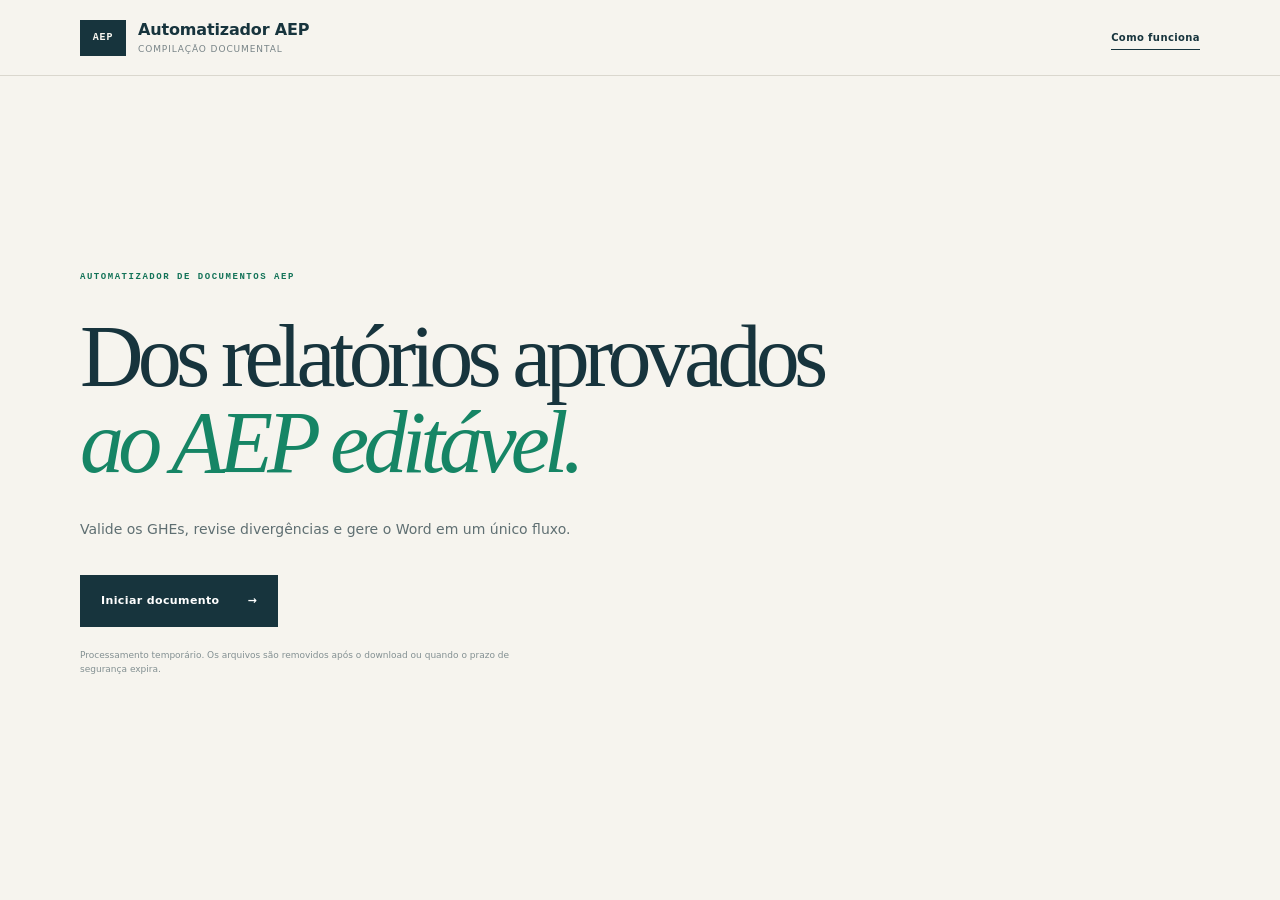
<file: frontend/index.html>
<!doctype html>
<html lang="pt-BR">
  <head>
    <meta charset="utf-8">
    <meta name="viewport" content="width=device-width, initial-scale=1">
    <meta name="description" content="Valide os relatórios aprovados e gere o documento AEP em Word.">
    <title>Automatizador de Documentos AEP</title>
    <link rel="stylesheet" href="./styles.css?v=0.6.0">
  </head>
  <body class="landing-page">
    <a class="skip-link" href="#conteudo">Ir para o conteúdo</a>

    <header class="topbar">
      <div class="shell topbar__inner">
        <a class="brand" href="./" aria-label="Automatizador de Documentos AEP">
          <span class="brand__mark brand__mark--type" aria-hidden="true">AEP</span>
          <span>
            <strong>Automatizador AEP</strong>
            <small>Compilação documental</small>
          </span>
        </a>
        <a class="topbar__link" href="./como-funciona.html">Como funciona</a>
      </div>
    </header>

    <main id="conteudo" class="minimal-landing">
      <div class="shell minimal-landing__content">
        <p class="minimal-landing__label">AUTOMATIZADOR DE DOCUMENTOS AEP</p>
        <h1>Dos relatórios aprovados<br><em>ao AEP editável.</em></h1>
        <p class="minimal-landing__lead">
          Valide os GHEs, revise divergências e gere o Word em um único fluxo.
        </p>
        <a class="minimal-landing__start" href="./gerar.html">
          Iniciar documento <span aria-hidden="true">→</span>
        </a>
        <p class="minimal-landing__privacy">
          Processamento temporário. Os arquivos são removidos após o download
          ou quando o prazo de segurança expira.
        </p>
      </div>
    </main>
  </body>
</html>
</file>
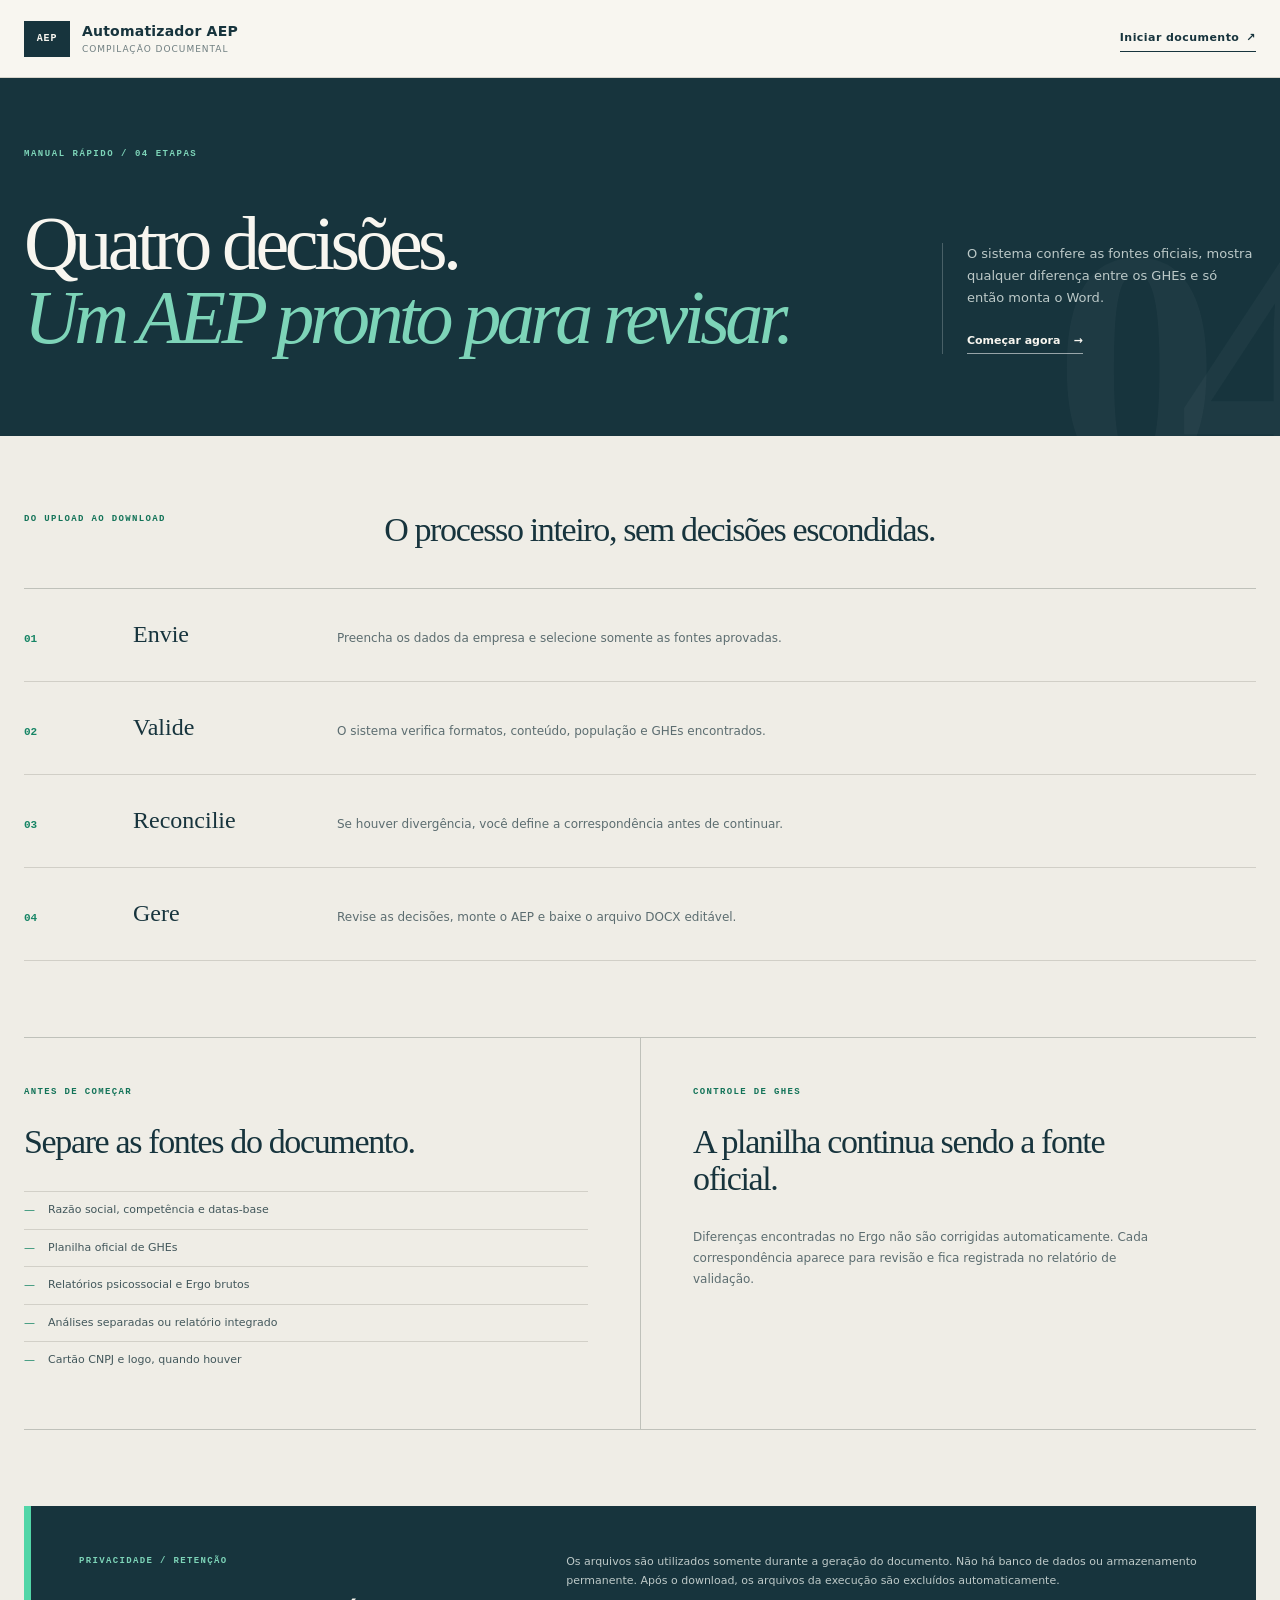
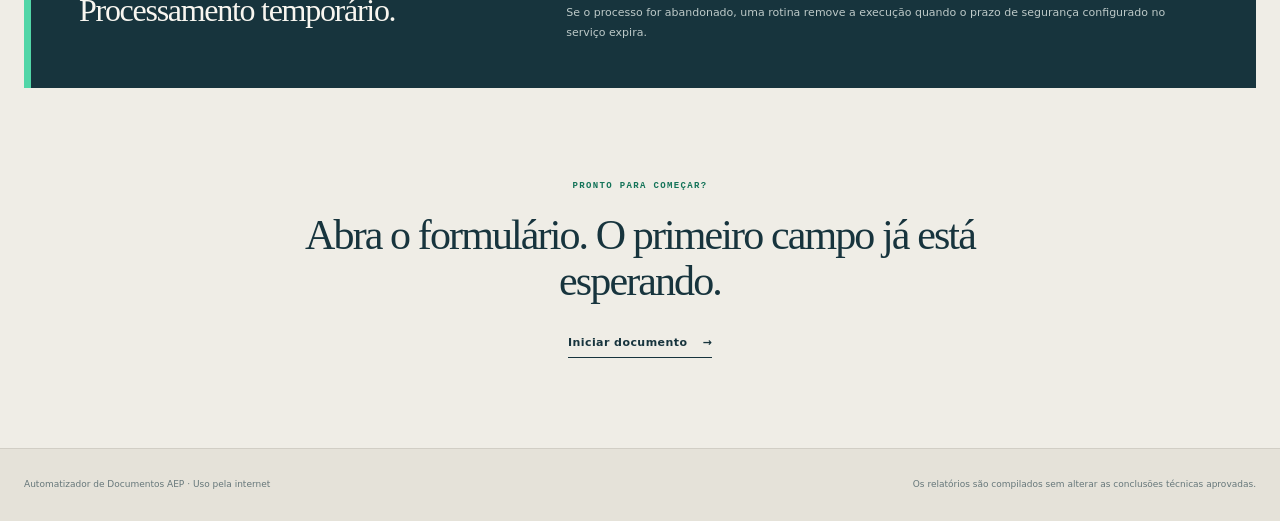
<file: frontend/como-funciona.html>
<!doctype html>
<html lang="pt-BR">
  <head>
    <meta charset="utf-8">
    <meta name="viewport" content="width=device-width, initial-scale=1">
    <meta name="description" content="Entenda como validar os arquivos, reconciliar os GHEs e gerar um documento AEP editável.">
    <title>Como funciona | Automatizador de Documentos AEP</title>
    <link rel="stylesheet" href="./styles.css?v=0.6.0">
  </head>
  <body class="guide-page">
    <a class="skip-link" href="#conteudo">Ir para o conteúdo</a>

    <header class="topbar">
      <div class="shell topbar__inner">
        <a class="brand" href="./" aria-label="Voltar ao Automatizador de Documentos AEP">
          <span class="brand__mark brand__mark--type" aria-hidden="true">AEP</span>
          <span>
            <strong>Automatizador AEP</strong>
            <small>Compilação documental</small>
          </span>
        </a>
        <a class="topbar__link topbar__link--primary" href="./gerar.html">
          Iniciar documento <span aria-hidden="true">↗</span>
        </a>
      </div>
    </header>

    <main id="conteudo">
      <section class="guide-masthead">
        <div class="shell">
          <p class="guide-masthead__folio">MANUAL RÁPIDO / 04 ETAPAS</p>
          <div class="guide-masthead__grid">
            <h1>Quatro decisões.<br><em>Um AEP pronto para revisar.</em></h1>
            <div class="guide-masthead__summary">
              <p>
                O sistema confere as fontes oficiais, mostra qualquer diferença
                entre os GHEs e só então monta o Word.
              </p>
              <a href="./gerar.html">Começar agora <span aria-hidden="true">→</span></a>
            </div>
          </div>
        </div>
      </section>

      <div class="shell guide-manual">
        <section aria-labelledby="processo-titulo">
          <header class="manual-heading">
            <p>DO UPLOAD AO DOWNLOAD</p>
            <h2 id="processo-titulo">O processo inteiro, sem decisões escondidas.</h2>
          </header>

          <ol class="process-list">
            <li>
              <span>01</span>
              <h3>Envie</h3>
              <p>Preencha os dados da empresa e selecione somente as fontes aprovadas.</p>
            </li>
            <li>
              <span>02</span>
              <h3>Valide</h3>
              <p>O sistema verifica formatos, conteúdo, população e GHEs encontrados.</p>
            </li>
            <li>
              <span>03</span>
              <h3>Reconcilie</h3>
              <p>Se houver divergência, você define a correspondência antes de continuar.</p>
            </li>
            <li>
              <span>04</span>
              <h3>Gere</h3>
              <p>Revise as decisões, monte o AEP e baixe o arquivo DOCX editável.</p>
            </li>
          </ol>
        </section>

        <section class="manual-split" aria-label="Preparação e controle">
          <div class="manual-block">
            <p class="manual-block__label">ANTES DE COMEÇAR</p>
            <h2>Separe as fontes do documento.</h2>
            <ul class="manual-checklist">
              <li>Razão social, competência e datas-base</li>
              <li>Planilha oficial de GHEs</li>
              <li>Relatórios psicossocial e Ergo brutos</li>
              <li>Análises separadas ou relatório integrado</li>
              <li>Cartão CNPJ e logo, quando houver</li>
            </ul>
          </div>

          <div class="manual-block">
            <p class="manual-block__label">CONTROLE DE GHES</p>
            <h2>A planilha continua sendo a fonte oficial.</h2>
            <p>
              Diferenças encontradas no Ergo não são corrigidas automaticamente.
              Cada correspondência aparece para revisão e fica registrada no
              relatório de validação.
            </p>
          </div>
        </section>

        <section class="retention-band" aria-labelledby="privacidade-titulo">
          <div>
            <p>PRIVACIDADE / RETENÇÃO</p>
            <h2 id="privacidade-titulo">Processamento temporário.</h2>
          </div>
          <div class="retention-band__copy">
            <p>
              Os arquivos são utilizados somente durante a geração do documento.
              Não há banco de dados ou armazenamento permanente. Após o download,
              os arquivos da execução são excluídos automaticamente.
            </p>
            <p>
              Se o processo for abandonado, uma rotina remove a execução quando
              o prazo de segurança configurado no serviço expira.
            </p>
          </div>
        </section>

        <section class="guide-action" aria-labelledby="pronto-titulo">
          <p>PRONTO PARA COMEÇAR?</p>
          <h2 id="pronto-titulo">Abra o formulário. O primeiro campo já está esperando.</h2>
          <a href="./gerar.html">Iniciar documento <span aria-hidden="true">→</span></a>
        </section>
      </div>
    </main>

    <footer class="footer">
      <div class="shell">
        <p>Automatizador de Documentos AEP <span aria-hidden="true">·</span> Uso pela internet</p>
        <p>Os relatórios são compilados sem alterar as conclusões técnicas aprovadas.</p>
      </div>
    </footer>
  </body>
</html>
</file>
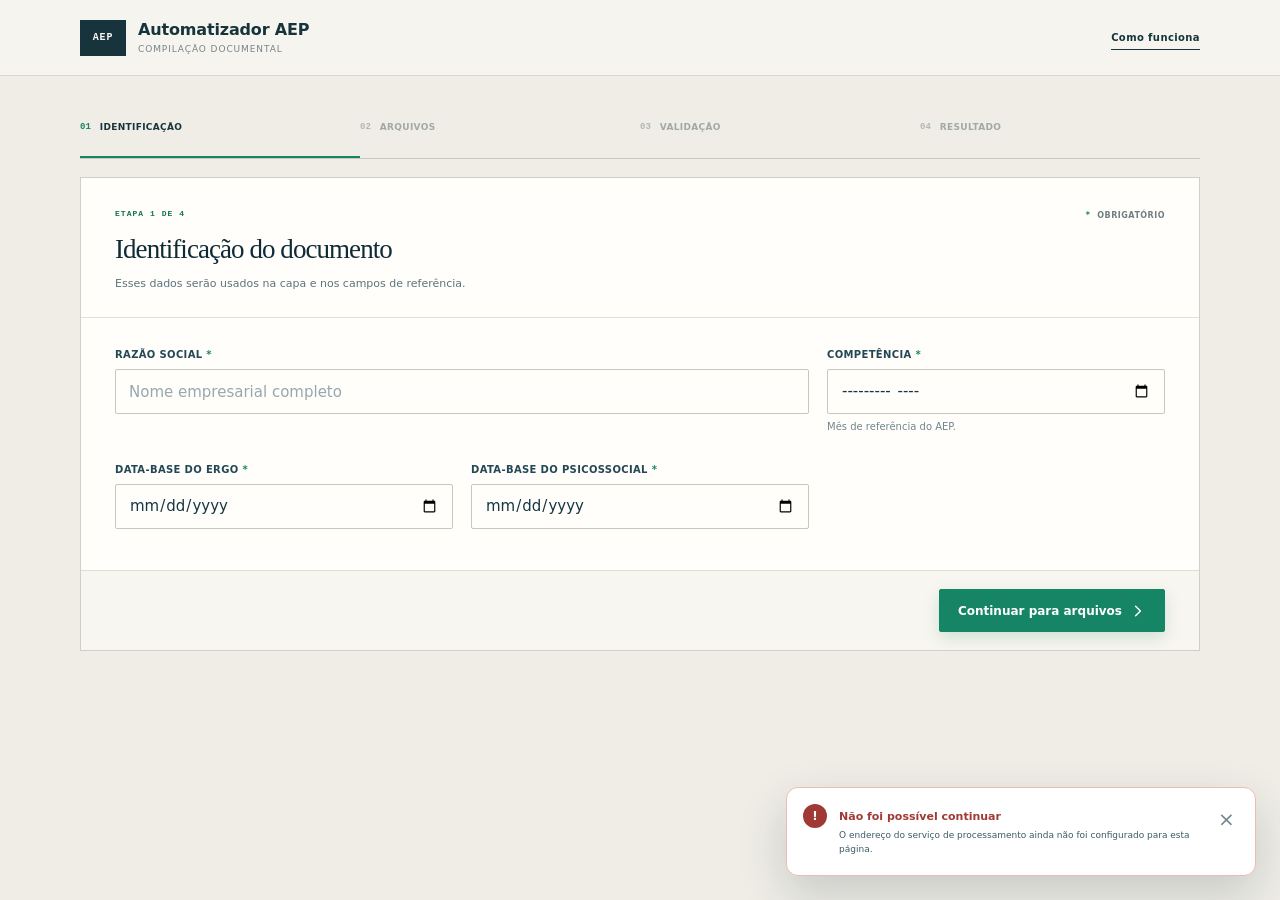
<file: frontend/gerar.html>
<!doctype html>
<html lang="pt-BR">
  <head>
    <meta charset="utf-8">
    <meta name="viewport" content="width=device-width, initial-scale=1">
    <meta name="description" content="Compile relatórios técnicos no modelo oficial da AEP, com validação e reconciliação de GHEs.">
    <title>Gerar documento | Automatizador AEP</title>
    <link rel="stylesheet" href="./styles.css?v=0.6.0">
    <script src="./config.js?v=0.6.0"></script>
    <script src="./app.js?v=0.6.0" defer></script>
  </head>
  <body class="workspace-page">
    <a class="skip-link" href="#conteudo">Ir para o conteúdo</a>

    <header class="topbar">
      <div class="shell topbar__inner">
        <a class="brand" href="./" aria-label="Automatizador de Documentos AEP">
          <span class="brand__mark brand__mark--type" aria-hidden="true">AEP</span>
          <span>
            <strong>Automatizador AEP</strong>
            <small>Compilação documental</small>
          </span>
        </a>
        <a class="topbar__link" href="./como-funciona.html">Como funciona</a>
      </div>
    </header>

    <main id="conteudo" class="document-workspace">
      <div class="shell document-workspace__inner">
        <nav class="stepper" aria-label="Progresso do formulário">
          <button class="stepper__item is-active" type="button" data-step-link="1" aria-current="step">
            <span>01</span>
            <span><strong>Identificação</strong><small>Dados do documento</small></span>
          </button>
          <button class="stepper__item" type="button" data-step-link="2">
            <span>02</span>
            <span><strong>Arquivos</strong><small>Fontes oficiais</small></span>
          </button>
          <button class="stepper__item" type="button" data-step-link="3" disabled>
            <span>03</span>
            <span><strong>Validação</strong><small>GHEs e divergências</small></span>
          </button>
          <button class="stepper__item" type="button" data-step-link="4" disabled>
            <span>04</span>
            <span><strong>Resultado</strong><small>Documento editável</small></span>
          </button>
        </nav>

        <div class="workspace">
        <form id="aep-form" novalidate>
          <section class="panel" id="step-1" data-step="1">
            <div class="section-heading">
              <div>
                <p class="section-kicker">Etapa 1 de 4</p>
                <h2>Identificação do documento</h2>
                <p>Esses dados serão usados na capa e nos campos de referência.</p>
              </div>
              <span class="required-note"><i aria-hidden="true">*</i> Obrigatório</span>
            </div>

            <div class="field-grid">
              <div class="field field--wide">
                <label for="company-name">Razão social <span aria-hidden="true">*</span></label>
                <input id="company-name" name="company_name" type="text" maxlength="240" autocomplete="organization" placeholder="Nome empresarial completo" required>
                <p class="field-error" id="company-name-error"></p>
              </div>
              <div class="field">
                <label for="competence">Competência <span aria-hidden="true">*</span></label>
                <input id="competence" name="competence" type="month" required>
                <p class="field-hint">Mês de referência do AEP.</p>
                <p class="field-error" id="competence-error"></p>
              </div>
              <div class="field">
                <label for="ergo-date">Data-base do Ergo <span aria-hidden="true">*</span></label>
                <input id="ergo-date" name="ergo_reference_date" type="date" required>
                <p class="field-error" id="ergo-reference-date-error"></p>
              </div>
              <div class="field">
                <label for="psychosocial-date">Data-base do psicossocial <span aria-hidden="true">*</span></label>
                <input id="psychosocial-date" name="psychosocial_reference_date" type="date" required>
                <p class="field-error" id="psychosocial-reference-date-error"></p>
              </div>
            </div>

            <div class="panel__footer">
              <span></span>
              <button class="button button--primary" type="button" data-next-step="2">
                Continuar para arquivos
                <svg viewBox="0 0 20 20" aria-hidden="true"><path d="m7 4 6 6-6 6"></path></svg>
              </button>
            </div>
          </section>

          <section class="panel" id="step-2" data-step="2" hidden>
            <div class="section-heading">
              <div>
                <p class="section-kicker">Etapa 2 de 4</p>
                <h2>Fontes para compilação</h2>
                <p>Use somente os documentos aprovados. Os arquivos são processados temporariamente.</p>
              </div>
              <span class="secure-chip">
                <svg viewBox="0 0 20 20" aria-hidden="true"><path d="M5 9V6a5 5 0 0 1 10 0v3M4 9h12v9H4z"></path></svg>
                Área temporária
              </span>
            </div>

            <fieldset class="mode-picker">
              <legend>Modo das análises técnicas</legend>
              <label class="mode-option">
                <input type="radio" name="analysis_mode" value="integrated" checked>
                <span class="mode-option__check" aria-hidden="true"></span>
                <span>
                  <strong>Relatório integrado</strong>
                  <small>Um arquivo com as análises psicossocial e ergonômica.</small>
                </span>
                <em>Recomendado</em>
              </label>
              <label class="mode-option">
                <input type="radio" name="analysis_mode" value="separate">
                <span class="mode-option__check" aria-hidden="true"></span>
                <span>
                  <strong>Análises separadas</strong>
                  <small>Um arquivo do Agente 1 e outro do Agente 2.</small>
                </span>
              </label>
            </fieldset>

            <div class="upload-group">
              <div class="upload-group__heading">
                <span>1</span>
                <div>
                  <h3>Fontes oficiais</h3>
                  <p>Definem os GHEs, os resultados e as evidências visuais.</p>
                </div>
              </div>
              <div class="upload-grid">
                <label class="upload-card" data-upload-card>
                  <input type="file" name="ghe_spreadsheet" accept=".xlsx" required>
                  <span class="upload-card__icon upload-card__icon--sheet" aria-hidden="true">
                    <svg viewBox="0 0 24 24"><path d="M6 2h9l4 4v16H6zM15 2v5h4M9 11h7M9 15h7M9 19h7"></path></svg>
                  </span>
                  <span class="upload-card__body">
                    <strong>Planilha oficial dos GHEs <i>*</i></strong>
                    <small>Códigos, setores, cargos e população.</small>
                    <span class="upload-card__action">Selecionar .xlsx</span>
                    <span class="upload-card__file" data-file-label>Nenhum arquivo selecionado</span>
                  </span>
                  <button class="upload-card__remove" type="button" data-remove-file aria-label="Remover arquivo" hidden>×</button>
                </label>

                <label class="upload-card" data-upload-card>
                  <input type="file" name="psychosocial_report" accept=".docx" required>
                  <span class="upload-card__icon" aria-hidden="true">
                    <svg viewBox="0 0 24 24"><path d="M6 2h9l4 4v16H6zM15 2v5h4M9 12h7M9 16h7"></path></svg>
                  </span>
                  <span class="upload-card__body">
                    <strong>Relatório psicossocial bruto <i>*</i></strong>
                    <small>Painéis, matrizes, radares e gráficos.</small>
                    <span class="upload-card__action">Selecionar .docx</span>
                    <span class="upload-card__file" data-file-label>Nenhum arquivo selecionado</span>
                  </span>
                  <button class="upload-card__remove" type="button" data-remove-file aria-label="Remover arquivo" hidden>×</button>
                </label>

                <label class="upload-card" data-upload-card>
                  <input type="file" name="ergo_report" accept=".doc,.docx" required>
                  <span class="upload-card__icon" aria-hidden="true">
                    <svg viewBox="0 0 24 24"><path d="M6 2h9l4 4v16H6zM15 2v5h4M9 12h7M9 16h5"></path></svg>
                  </span>
                  <span class="upload-card__body">
                    <strong>Relatório Ergo bruto <i>*</i></strong>
                    <small>HTML Word ou documento Word válido.</small>
                    <span class="upload-card__action">Selecionar .doc ou .docx</span>
                    <span class="upload-card__file" data-file-label>Nenhum arquivo selecionado</span>
                  </span>
                  <button class="upload-card__remove" type="button" data-remove-file aria-label="Remover arquivo" hidden>×</button>
                </label>
              </div>
            </div>

            <div class="upload-group">
              <div class="upload-group__heading">
                <span>2</span>
                <div>
                  <h3>Análises aprovadas</h3>
                  <p>O compilador preserva o conteúdo técnico, sem reescrevê-lo.</p>
                </div>
              </div>

              <div class="upload-grid upload-grid--analysis" id="integrated-uploads">
                <label class="upload-card upload-card--featured" data-upload-card>
                  <input type="file" name="integrated_report" accept=".docx" required>
                  <span class="upload-card__icon" aria-hidden="true">
                    <svg viewBox="0 0 24 24"><path d="M6 2h9l4 4v16H6zM15 2v5h4M9 11h7M9 15h7M9 19h5"></path></svg>
                  </span>
                  <span class="upload-card__body">
                    <strong>Relatório técnico integrado <i>*</i></strong>
                    <small>Análises, favorabilidade, prioridades, plano e conclusão.</small>
                    <span class="upload-card__action">Selecionar .docx</span>
                    <span class="upload-card__file" data-file-label>Nenhum arquivo selecionado</span>
                  </span>
                  <button class="upload-card__remove" type="button" data-remove-file aria-label="Remover arquivo" hidden>×</button>
                </label>
              </div>

              <div class="upload-grid" id="separate-uploads" hidden>
                <label class="upload-card" data-upload-card>
                  <input type="file" name="psychosocial_analysis" accept=".docx">
                  <span class="upload-card__icon" aria-hidden="true">
                    <svg viewBox="0 0 24 24"><path d="M6 2h9l4 4v16H6zM15 2v5h4M9 12h7M9 16h7"></path></svg>
                  </span>
                  <span class="upload-card__body">
                    <strong>Análise psicossocial — Agente 1 <i>*</i></strong>
                    <small>Leitura técnica e recomendações aprovadas.</small>
                    <span class="upload-card__action">Selecionar .docx</span>
                    <span class="upload-card__file" data-file-label>Nenhum arquivo selecionado</span>
                  </span>
                  <button class="upload-card__remove" type="button" data-remove-file aria-label="Remover arquivo" hidden>×</button>
                </label>

                <label class="upload-card" data-upload-card>
                  <input type="file" name="ergonomic_analysis" accept=".docx">
                  <span class="upload-card__icon" aria-hidden="true">
                    <svg viewBox="0 0 24 24"><path d="M6 2h9l4 4v16H6zM15 2v5h4M9 12h7M9 16h7"></path></svg>
                  </span>
                  <span class="upload-card__body">
                    <strong>Análise ergonômica — Agente 2 <i>*</i></strong>
                    <small>Leitura técnica e recomendações aprovadas.</small>
                    <span class="upload-card__action">Selecionar .docx</span>
                    <span class="upload-card__file" data-file-label>Nenhum arquivo selecionado</span>
                  </span>
                  <button class="upload-card__remove" type="button" data-remove-file aria-label="Remover arquivo" hidden>×</button>
                </label>
              </div>
            </div>

            <div class="upload-group">
              <div class="upload-group__heading">
                <span>3</span>
                <div>
                  <h3>Identidade da empresa</h3>
                  <p>O cartão é obrigatório. A logo pode ser omitida sem deixar espaço vazio.</p>
                </div>
              </div>
              <div class="upload-grid upload-grid--identity">
                <label class="upload-card" data-upload-card>
                  <input type="file" name="cnpj_card" accept=".png,.jpg,.jpeg,.webp" required>
                  <span class="upload-card__icon upload-card__icon--image" aria-hidden="true">
                    <svg viewBox="0 0 24 24"><path d="M4 5h16v14H4zM7 15l3-3 3 3 2-2 3 3M9 9h.01"></path></svg>
                  </span>
                  <span class="upload-card__body">
                    <strong>Imagem do cartão CNPJ <i>*</i></strong>
                    <small>PNG, JPG, JPEG ou WEBP.</small>
                    <span class="upload-card__action">Selecionar imagem</span>
                    <span class="upload-card__file" data-file-label>Nenhum arquivo selecionado</span>
                  </span>
                  <button class="upload-card__remove" type="button" data-remove-file aria-label="Remover arquivo" hidden>×</button>
                </label>

                <label class="upload-card" data-upload-card>
                  <input type="file" name="company_logo" accept=".png,.jpg,.jpeg,.webp">
                  <span class="upload-card__icon upload-card__icon--image" aria-hidden="true">
                    <svg viewBox="0 0 24 24"><path d="M4 5h16v14H4zM7 15l3-3 3 3 2-2 3 3M9 9h.01"></path></svg>
                  </span>
                  <span class="upload-card__body">
                    <strong>Logo da empresa <b>Opcional</b></strong>
                    <small>Se ausente, o layout será ajustado automaticamente.</small>
                    <span class="upload-card__action">Selecionar imagem</span>
                    <span class="upload-card__file" data-file-label>Nenhum arquivo selecionado</span>
                  </span>
                  <button class="upload-card__remove" type="button" data-remove-file aria-label="Remover arquivo" hidden>×</button>
                </label>
              </div>
            </div>

            <label class="compatibility-card">
              <input type="checkbox" id="compatibility-mode" name="compatibility_mode" value="true">
              <span class="switch" aria-hidden="true"></span>
              <span>
                <strong>Modo de compatibilidade do piloto</strong>
                <small>Use somente com o perfil privado configurado para o piloto. A exceção fica registrada no relatório.</small>
              </span>
            </label>

            <div class="privacy-note">
              <svg viewBox="0 0 24 24" aria-hidden="true"><path d="M7 10V7a5 5 0 0 1 10 0v3M5 10h14v11H5z"></path></svg>
              <div>
                <strong>Privacidade e retenção</strong>
                <p>Os arquivos são utilizados somente durante a geração do documento. Não há banco de dados ou armazenamento permanente. Após o download, os arquivos da execução são excluídos automaticamente.</p>
              </div>
            </div>

            <div class="panel__footer">
              <button class="button button--ghost" type="button" data-previous-step="1">
                <svg viewBox="0 0 20 20" aria-hidden="true"><path d="m13 4-6 6 6 6"></path></svg>
                Voltar
              </button>
              <button class="button button--primary button--validate" id="validate-button" type="submit">
                <svg viewBox="0 0 20 20" aria-hidden="true"><path d="M10 2a8 8 0 1 0 8 8M6 10l3 3 7-8"></path></svg>
                Validar arquivos
              </button>
            </div>
          </section>
        </form>

        <section class="panel" id="step-3" data-step="3" hidden>
          <div class="section-heading">
            <div>
              <p class="section-kicker">Etapa 3 de 4</p>
              <h2>Validação e reconciliação</h2>
              <p>Confira o que foi encontrado antes da montagem do documento.</p>
            </div>
            <span class="status-badge status-badge--success" id="validation-status">
              <svg viewBox="0 0 20 20" aria-hidden="true"><path d="m5 10 3 3 7-7"></path></svg>
              Validado
            </span>
          </div>

          <div class="metric-grid">
            <article class="metric">
              <span class="metric__icon" aria-hidden="true">
                <svg viewBox="0 0 24 24"><path d="M4 20v-9l8-5 8 5v9M9 20v-6h6v6M9 9h6"></path></svg>
              </span>
              <div><strong id="ghe-count">0</strong><span>GHEs oficiais</span></div>
            </article>
            <article class="metric">
              <span class="metric__icon" aria-hidden="true">
                <svg viewBox="0 0 24 24"><circle cx="9" cy="8" r="3"></circle><circle cx="17" cy="9" r="2"></circle><path d="M3 20c0-4 2-7 6-7s6 3 6 7M15 14c4 0 6 2 6 6"></path></svg>
              </span>
              <div><strong id="population-count">0</strong><span>Colaboradores</span></div>
            </article>
            <article class="metric">
              <span class="metric__icon" aria-hidden="true">
                <svg viewBox="0 0 24 24"><path d="M5 3h14v18H5zM8 8h8M8 12h8M8 16h5"></path></svg>
              </span>
              <div><strong id="validated-file-count">0</strong><span>Arquivos verificados</span></div>
            </article>
          </div>

          <div class="result-block">
            <div class="result-block__heading">
              <div>
                <h3>GHEs da fonte oficial</h3>
                <p>A planilha permanece como fonte de verdade.</p>
              </div>
            </div>
            <div class="table-wrap">
              <table>
                <thead>
                  <tr>
                    <th scope="col">Código</th>
                    <th scope="col">Nome do GHE</th>
                    <th scope="col">Setores</th>
                    <th scope="col">Cargos</th>
                    <th scope="col" class="cell-number">Colaboradores</th>
                  </tr>
                </thead>
                <tbody id="ghe-table-body"></tbody>
              </table>
            </div>
          </div>

          <div class="result-block" id="warnings-block" hidden>
            <div class="result-block__heading">
              <div>
                <h3>Avisos da validação</h3>
                <p>Os itens abaixo serão registrados no relatório de auditoria.</p>
              </div>
              <span class="counter-badge" id="warning-count">0</span>
            </div>
            <ul class="message-list" id="warning-list"></ul>
          </div>

          <div class="result-block reconciliation" id="reconciliation-block" hidden>
            <div class="result-block__heading">
              <div>
                <h3>Reconciliação dos GHEs do Ergo</h3>
                <p>Cada bloco precisa de uma decisão explícita. Nada será renumerado ou excluído silenciosamente.</p>
              </div>
              <span class="review-chip">Revisão necessária</span>
            </div>
            <div class="reconciliation__legend">
              <span>Identificação no Ergo</span>
              <span>Decisão para o documento</span>
            </div>
            <div id="reconciliation-list"></div>
          </div>

          <div class="panel__footer panel__footer--result">
            <button class="button button--ghost" type="button" id="back-to-files">
              <svg viewBox="0 0 20 20" aria-hidden="true"><path d="m13 4-6 6 6 6"></path></svg>
              Revisar arquivos
            </button>
            <div class="button-cluster">
              <a class="button button--secondary" id="early-report-link" href="#" hidden>
                <svg viewBox="0 0 20 20" aria-hidden="true"><path d="M4 3h12v14H4zM7 7h6M7 10h6M7 13h4"></path></svg>
                Relatório de validação
              </a>
              <button class="button button--primary" id="generate-button" type="button">
                Gerar documento AEP
                <svg viewBox="0 0 20 20" aria-hidden="true"><path d="m7 4 6 6-6 6"></path></svg>
              </button>
            </div>
          </div>
        </section>

        <section class="panel panel--processing" id="processing-panel" hidden aria-live="polite">
          <div class="processing-visual" aria-hidden="true">
            <span class="processing-visual__document">
              <svg viewBox="0 0 64 76"><path d="M10 3h29l15 15v55H10z"></path><path d="M39 3v17h15M20 33h24M20 43h24M20 53h18"></path></svg>
            </span>
            <span class="processing-visual__ring"></span>
          </div>
          <div class="processing-copy">
            <p class="section-kicker">Processamento temporário</p>
            <h2 id="processing-title">Gerando o documento AEP</h2>
            <p id="processing-stage">Preparando os arquivos…</p>
            <div class="progress-track" role="progressbar" aria-label="Progresso da geração" aria-valuemin="0" aria-valuemax="100" aria-valuenow="0">
              <span id="progress-bar"></span>
            </div>
            <div class="progress-meta">
              <strong id="progress-value">0%</strong>
              <span>Você pode manter esta página aberta.</span>
            </div>
          </div>
        </section>

        <section class="panel panel--complete" id="step-4" data-step="4" hidden>
          <div class="complete-mark" aria-hidden="true">
            <svg viewBox="0 0 36 36"><path d="m9 18 6 6 13-14"></path></svg>
          </div>
          <p class="section-kicker">Etapa 4 de 4</p>
          <h2>Documento AEP pronto</h2>
          <p>O arquivo Word continua editável. Se desejar o relatório JSON, baixe-o antes do Word. Após o download do Word, os arquivos da execução serão excluídos.</p>

          <div class="download-grid">
            <a class="download-card download-card--primary" id="document-link" href="#">
              <span class="download-card__icon" aria-hidden="true">
                <svg viewBox="0 0 24 24"><path d="M6 2h9l4 4v16H6zM15 2v5h4M12 10v7M9 14l3 3 3-3"></path></svg>
              </span>
              <span><strong>Baixar documento AEP</strong><small>Arquivo Word editável · DOCX</small></span>
              <svg class="download-card__arrow" viewBox="0 0 20 20" aria-hidden="true"><path d="m7 4 6 6-6 6"></path></svg>
            </a>
            <a class="download-card" id="report-link" href="#">
              <span class="download-card__icon" aria-hidden="true">
                <svg viewBox="0 0 24 24"><path d="M6 2h9l4 4v16H6zM15 2v5h4M9 11h7M9 15h7M9 19h4"></path></svg>
              </span>
              <span><strong>Relatório de validação</strong><small>Dados, avisos e decisões · JSON</small></span>
              <svg class="download-card__arrow" viewBox="0 0 20 20" aria-hidden="true"><path d="m7 4 6 6-6 6"></path></svg>
            </a>
            <button class="download-card is-disabled" type="button" disabled>
              <span class="download-card__icon" aria-hidden="true">
                <svg viewBox="0 0 24 24"><path d="M6 2h9l4 4v16H6zM15 2v5h4M9 11h7M9 15h7"></path></svg>
              </span>
              <span><strong>Exportar PDF</strong><small>Disponível em uma versão futura</small></span>
              <b>Em breve</b>
            </button>
          </div>

          <p class="cleanup-status" id="cleanup-status" aria-live="polite"></p>

          <button class="button button--ghost" id="new-document-button" type="button">
            Iniciar novo documento
          </button>
        </section>

        <section class="error-panel" id="error-panel" hidden role="alert">
          <span aria-hidden="true">!</span>
          <div>
            <strong id="error-title">Não foi possível continuar</strong>
            <p id="error-message"></p>
            <ul id="error-fields"></ul>
          </div>
          <button type="button" id="dismiss-error" aria-label="Fechar aviso">×</button>
        </section>
        </div>
      </div>
    </main>

    <footer class="footer">
      <div class="shell">
        <p>Automatizador de Documentos AEP <span aria-hidden="true">·</span> Uso pela internet</p>
        <p>Os relatórios são compilados sem alterar as conclusões técnicas aprovadas.</p>
      </div>
    </footer>
  </body>
</html>
</file>
<file: frontend/styles.css>
:root {
  --ink-950: #102b38;
  --ink-900: #153643;
  --ink-800: #234754;
  --ink-700: #3c5a65;
  --ink-600: #5a737c;
  --ink-500: #71868d;
  --ink-300: #b9c7cb;
  --ink-200: #d6e0e3;
  --ink-100: #e8eff1;
  --ink-50: #f4f8f8;
  --green-700: #137358;
  --green-600: #168565;
  --green-500: #20a47c;
  --green-200: #a9dfcf;
  --green-100: #dff3ed;
  --green-50: #f0faf7;
  --amber-700: #8a5a08;
  --amber-500: #d99b27;
  --amber-100: #fff1cc;
  --amber-50: #fff9ea;
  --red-700: #a03934;
  --red-100: #fde7e5;
  --white: #fff;
  --surface: #f3f7f7;
  --shadow-sm: 0 1px 2px rgb(16 43 56 / 6%), 0 5px 16px rgb(16 43 56 / 5%);
  --shadow-md: 0 2px 4px rgb(16 43 56 / 6%), 0 18px 48px rgb(16 43 56 / 9%);
  --radius-sm: 8px;
  --radius-md: 13px;
  --radius-lg: 20px;
  --shell: 1160px;
  color-scheme: light;
  font-family: "Segoe UI", Inter, system-ui, -apple-system, BlinkMacSystemFont, Arial, sans-serif;
  font-synthesis: none;
  text-rendering: optimizeLegibility;
}

* {
  box-sizing: border-box;
}

html {
  scroll-behavior: smooth;
}

body {
  min-width: 320px;
  margin: 0;
  color: var(--ink-900);
  background: var(--surface);
  font-size: 15px;
  line-height: 1.5;
}

button,
input,
select {
  font: inherit;
}

button,
a {
  -webkit-tap-highlight-color: transparent;
}

button {
  color: inherit;
}

a {
  color: inherit;
}

svg {
  display: block;
  fill: none;
  stroke: currentColor;
  stroke-linecap: round;
  stroke-linejoin: round;
  stroke-width: 1.8;
}

[hidden] {
  display: none !important;
}

.shell {
  width: min(calc(100% - 40px), var(--shell));
  margin-inline: auto;
}

.skip-link {
  position: fixed;
  z-index: 1000;
  top: 8px;
  left: 8px;
  padding: 9px 14px;
  color: var(--white);
  background: var(--ink-950);
  border-radius: var(--radius-sm);
  transform: translateY(-150%);
}

.skip-link:focus {
  transform: translateY(0);
}

.topbar {
  position: relative;
  z-index: 20;
  height: 74px;
  color: var(--white);
  background: var(--ink-950);
  border-bottom: 1px solid rgb(255 255 255 / 10%);
}

.topbar__inner {
  display: flex;
  align-items: center;
  justify-content: space-between;
  height: 100%;
}

.brand {
  display: inline-flex;
  gap: 12px;
  align-items: center;
  color: inherit;
  text-decoration: none;
}

.brand__mark {
  display: grid;
  width: 41px;
  height: 41px;
  place-items: center;
  color: var(--green-200);
  background: rgb(255 255 255 / 8%);
  border: 1px solid rgb(255 255 255 / 14%);
  border-radius: 11px;
}

.brand__mark svg {
  width: 24px;
  height: 24px;
}

.brand strong,
.brand small {
  display: block;
}

.brand strong {
  letter-spacing: -0.01em;
  font-size: 16px;
}

.brand small {
  margin-top: 1px;
  color: #b8c9ce;
  font-size: 11px;
  letter-spacing: 0.03em;
}

.processing-badge {
  display: inline-flex;
  gap: 8px;
  align-items: center;
  padding: 7px 11px;
  color: #c8d7da;
  background: rgb(255 255 255 / 5%);
  border: 1px solid rgb(255 255 255 / 10%);
  border-radius: 999px;
  font-size: 12px;
}

.processing-badge__dot {
  width: 7px;
  height: 7px;
  background: #52d6a8;
  border-radius: 50%;
  box-shadow: 0 0 0 4px rgb(82 214 168 / 12%);
}

.topbar__actions {
  display: flex;
  gap: 11px;
  align-items: center;
}

.topbar__link {
  display: inline-flex;
  gap: 7px;
  align-items: center;
  min-height: 34px;
  padding: 0 12px;
  color: #e2edef;
  border: 1px solid transparent;
  border-radius: 8px;
  font-size: 12px;
  font-weight: 650;
  text-decoration: none;
  transition: color 130ms ease, background 130ms ease, border-color 130ms ease;
}

.topbar__link:hover {
  color: var(--white);
  background: rgb(255 255 255 / 7%);
  border-color: rgb(255 255 255 / 11%);
}

.topbar__link:focus-visible {
  outline: 2px solid var(--green-200);
  outline-offset: 3px;
}

.topbar__link svg {
  width: 15px;
  height: 15px;
}

.topbar__link--primary {
  color: var(--white);
  background: var(--green-600);
  border-color: var(--green-600);
}

.topbar__link--primary:hover {
  background: var(--green-700);
  border-color: var(--green-700);
}

.hero {
  position: relative;
  overflow: hidden;
  color: var(--white);
  background:
    radial-gradient(circle at 86% 15%, rgb(50 165 130 / 22%), transparent 29%),
    linear-gradient(124deg, #102b38 0%, #153d49 70%, #174d55 100%);
}

.hero::after {
  position: absolute;
  right: -110px;
  bottom: -210px;
  width: 460px;
  height: 460px;
  border: 1px solid rgb(255 255 255 / 7%);
  border-radius: 50%;
  box-shadow:
    0 0 0 52px rgb(255 255 255 / 2%),
    0 0 0 105px rgb(255 255 255 / 2%);
  content: "";
}

.hero__grid {
  position: relative;
  z-index: 1;
  display: grid;
  grid-template-columns: minmax(0, 1.45fr) minmax(320px, 0.7fr);
  gap: 72px;
  align-items: center;
  min-height: 350px;
  padding-block: 52px 58px;
}

.hero__copy {
  max-width: 730px;
}

.eyebrow,
.section-kicker {
  margin: 0 0 9px;
  color: var(--green-600);
  font-size: 11px;
  font-weight: 750;
  letter-spacing: 0.13em;
  text-transform: uppercase;
}

.hero .eyebrow {
  color: #79d8bb;
}

.hero h1 {
  max-width: 700px;
  margin: 0;
  font-size: clamp(32px, 4vw, 48px);
  font-weight: 660;
  letter-spacing: -0.035em;
  line-height: 1.12;
}

.hero__lead {
  max-width: 650px;
  margin: 20px 0 0;
  color: #c6d6da;
  font-size: 17px;
  line-height: 1.65;
}

.hero__assurances {
  display: flex;
  flex-wrap: wrap;
  gap: 10px 22px;
  margin-top: 27px;
}

.hero__assurances span {
  display: inline-flex;
  gap: 7px;
  align-items: center;
  color: #d8e5e7;
  font-size: 12px;
}

.hero__assurances svg {
  width: 16px;
  height: 16px;
  padding: 2px;
  color: #78dbba;
  border: 1px solid rgb(120 219 186 / 45%);
  border-radius: 50%;
}

.process-card {
  padding: 23px 24px;
  background: rgb(255 255 255 / 7%);
  border: 1px solid rgb(255 255 255 / 12%);
  border-radius: 17px;
  box-shadow: 0 22px 50px rgb(0 0 0 / 13%);
  backdrop-filter: blur(5px);
}

.process-card__title {
  margin: 0 0 16px;
  color: #dae6e8;
  font-size: 11px;
  font-weight: 700;
  letter-spacing: 0.12em;
  text-transform: uppercase;
}

.process-card ol {
  display: grid;
  gap: 0;
  margin: 0;
  padding: 0;
  list-style: none;
}

.process-card li {
  position: relative;
  display: flex;
  gap: 13px;
  align-items: center;
  min-height: 50px;
}

.process-card li:not(:last-child)::after {
  position: absolute;
  top: 37px;
  bottom: -9px;
  left: 14px;
  width: 1px;
  background: rgb(255 255 255 / 18%);
  content: "";
}

.process-card li > span {
  position: relative;
  z-index: 1;
  display: grid;
  flex: 0 0 29px;
  width: 29px;
  height: 29px;
  place-items: center;
  color: #9ce4cc;
  background: #1c5360;
  border: 1px solid rgb(144 225 199 / 35%);
  border-radius: 50%;
  font-size: 11px;
  font-weight: 700;
}

.process-card strong,
.process-card small {
  display: block;
}

.process-card strong {
  color: #f1f7f7;
  font-size: 13px;
  font-weight: 650;
}

.process-card small {
  margin-top: 1px;
  color: #aebfc4;
  font-size: 11px;
}

.workspace {
  position: relative;
  z-index: 3;
  margin-top: -1px;
  padding-block: 34px 80px;
}

.stepper {
  display: grid;
  grid-template-columns: repeat(4, 1fr);
  margin: 0 0 22px;
  padding: 0 16px;
  background: var(--white);
  border: 1px solid var(--ink-200);
  border-radius: var(--radius-md);
  box-shadow: var(--shadow-sm);
}

.stepper__item {
  position: relative;
  display: flex;
  gap: 10px;
  align-items: center;
  min-height: 72px;
  padding: 0 18px;
  text-align: left;
  background: transparent;
  border: 0;
  cursor: pointer;
}

.stepper__item:not(:last-child)::after {
  position: absolute;
  top: 19px;
  right: 0;
  bottom: 19px;
  width: 1px;
  background: var(--ink-100);
  content: "";
}

.stepper__item:disabled {
  cursor: default;
}

.stepper__item > span:first-child {
  display: grid;
  flex: 0 0 29px;
  width: 29px;
  height: 29px;
  place-items: center;
  color: var(--ink-600);
  background: var(--ink-50);
  border: 1px solid var(--ink-200);
  border-radius: 50%;
  font-size: 12px;
  font-weight: 700;
}

.stepper__item strong,
.stepper__item small {
  display: block;
}

.stepper__item strong {
  color: var(--ink-800);
  font-size: 12px;
  font-weight: 680;
}

.stepper__item small {
  margin-top: 1px;
  color: var(--ink-500);
  font-size: 10px;
}

.stepper__item.is-active > span:first-child {
  color: var(--white);
  background: var(--green-600);
  border-color: var(--green-600);
  box-shadow: 0 0 0 4px var(--green-100);
}

.stepper__item.is-active strong {
  color: var(--green-700);
}

.stepper__item.is-complete > span:first-child {
  color: var(--green-700);
  background: var(--green-100);
  border-color: var(--green-200);
}

.panel {
  overflow: hidden;
  background: var(--white);
  border: 1px solid var(--ink-200);
  border-radius: var(--radius-lg);
  box-shadow: var(--shadow-md);
}

.section-heading {
  display: flex;
  gap: 30px;
  align-items: flex-start;
  justify-content: space-between;
  padding: 31px 36px 26px;
  border-bottom: 1px solid var(--ink-100);
}

.section-heading h2,
.result-block h3,
.upload-group h3,
.processing-copy h2,
.panel--complete h2 {
  margin: 0;
  color: var(--ink-950);
  letter-spacing: -0.018em;
}

.section-heading h2 {
  font-size: 24px;
  font-weight: 670;
}

.section-heading p:not(.section-kicker) {
  margin: 6px 0 0;
  color: var(--ink-600);
  font-size: 13px;
}

.required-note,
.secure-chip,
.status-badge,
.review-chip,
.counter-badge {
  display: inline-flex;
  gap: 7px;
  align-items: center;
  flex: 0 0 auto;
  padding: 7px 10px;
  border-radius: 999px;
  font-size: 11px;
  font-weight: 650;
}

.required-note {
  color: var(--ink-600);
  background: var(--ink-50);
  border: 1px solid var(--ink-100);
}

.required-note i,
.field label span,
.upload-card strong i {
  color: var(--green-600);
  font-style: normal;
}

.secure-chip {
  color: var(--green-700);
  background: var(--green-50);
  border: 1px solid var(--green-100);
}

.secure-chip svg,
.status-badge svg {
  width: 15px;
  height: 15px;
}

.field-grid {
  display: grid;
  grid-template-columns: repeat(3, minmax(0, 1fr));
  gap: 23px 18px;
  padding: 30px 36px 38px;
}

.field--wide {
  grid-column: span 2;
}

.field label {
  display: block;
  margin: 0 0 7px;
  color: var(--ink-800);
  font-size: 12px;
  font-weight: 660;
}

.field input {
  width: 100%;
  height: 45px;
  padding: 0 13px;
  color: var(--ink-900);
  background: var(--white);
  border: 1px solid var(--ink-300);
  border-radius: var(--radius-sm);
  outline: 0;
  transition: border-color 150ms ease, box-shadow 150ms ease;
}

.field input::placeholder {
  color: #97a8ad;
}

.field input:hover {
  border-color: var(--ink-500);
}

.field input:focus {
  border-color: var(--green-600);
  box-shadow: 0 0 0 3px rgb(32 164 124 / 13%);
}

.field input[aria-invalid="true"] {
  border-color: var(--red-700);
  box-shadow: 0 0 0 3px rgb(160 57 52 / 10%);
}

.field-hint,
.field-error {
  margin: 5px 0 0;
  font-size: 10px;
}

.field-hint {
  color: var(--ink-500);
}

.field-error {
  color: var(--red-700);
}

.panel__footer {
  display: flex;
  align-items: center;
  justify-content: space-between;
  padding: 20px 36px;
  background: #fafcfc;
  border-top: 1px solid var(--ink-100);
}

.button {
  display: inline-flex;
  gap: 8px;
  align-items: center;
  justify-content: center;
  min-height: 43px;
  padding: 0 18px;
  border: 1px solid transparent;
  border-radius: 9px;
  font-size: 12px;
  font-weight: 670;
  line-height: 1;
  text-decoration: none;
  cursor: pointer;
  transition: transform 130ms ease, box-shadow 130ms ease, background 130ms ease;
}

.button:hover:not(:disabled) {
  transform: translateY(-1px);
}

.button:active:not(:disabled) {
  transform: translateY(0);
}

.button:disabled {
  opacity: 0.55;
  cursor: not-allowed;
}

.button svg {
  width: 16px;
  height: 16px;
}

.button--primary {
  color: var(--white);
  background: var(--green-600);
  border-color: var(--green-600);
  box-shadow: 0 6px 16px rgb(22 133 101 / 18%);
}

.button--primary:hover:not(:disabled) {
  background: var(--green-700);
  box-shadow: 0 8px 20px rgb(22 133 101 / 24%);
}

.button--secondary {
  color: var(--green-700);
  background: var(--green-50);
  border-color: var(--green-200);
}

.button--ghost {
  color: var(--ink-700);
  background: var(--white);
  border-color: var(--ink-200);
}

.button--ghost:hover:not(:disabled) {
  background: var(--ink-50);
}

.button.is-loading {
  pointer-events: none;
}

.button.is-loading::before {
  width: 13px;
  height: 13px;
  border: 2px solid rgb(255 255 255 / 45%);
  border-top-color: var(--white);
  border-radius: 50%;
  content: "";
  animation: spin 700ms linear infinite;
}

.mode-picker {
  display: grid;
  grid-template-columns: repeat(2, minmax(0, 1fr));
  gap: 12px;
  margin: 0;
  padding: 27px 36px;
  background: #fafcfc;
  border: 0;
  border-bottom: 1px solid var(--ink-100);
}

.mode-picker legend {
  width: 100%;
  margin-bottom: 10px;
  color: var(--ink-800);
  font-size: 12px;
  font-weight: 680;
}

.mode-option {
  position: relative;
  display: flex;
  gap: 12px;
  align-items: center;
  min-height: 72px;
  padding: 13px 15px;
  background: var(--white);
  border: 1px solid var(--ink-200);
  border-radius: 11px;
  cursor: pointer;
  transition: border-color 150ms ease, box-shadow 150ms ease;
}

.mode-option:has(input:checked) {
  background: var(--green-50);
  border-color: var(--green-500);
  box-shadow: 0 0 0 2px rgb(32 164 124 / 8%);
}

.mode-option input,
.upload-card input {
  position: absolute;
  width: 1px;
  height: 1px;
  opacity: 0;
  pointer-events: none;
}

.mode-option__check {
  display: grid;
  flex: 0 0 18px;
  width: 18px;
  height: 18px;
  place-items: center;
  background: var(--white);
  border: 1px solid var(--ink-300);
  border-radius: 50%;
}

.mode-option input:checked + .mode-option__check {
  border: 5px solid var(--green-600);
}

.mode-option strong,
.mode-option small {
  display: block;
}

.mode-option strong {
  color: var(--ink-900);
  font-size: 12px;
}

.mode-option small {
  margin-top: 3px;
  color: var(--ink-600);
  font-size: 10px;
}

.mode-option em {
  margin-left: auto;
  padding: 4px 7px;
  color: var(--green-700);
  background: var(--green-100);
  border-radius: 999px;
  font-size: 9px;
  font-style: normal;
  font-weight: 700;
  text-transform: uppercase;
}

.mode-option:focus-within {
  outline: 3px solid rgb(32 164 124 / 18%);
  outline-offset: 2px;
}

.upload-group {
  padding: 29px 36px 4px;
}

.upload-group + .upload-group {
  margin-top: 4px;
  padding-top: 22px;
}

.upload-group__heading {
  display: flex;
  gap: 11px;
  align-items: center;
  margin-bottom: 14px;
}

.upload-group__heading > span {
  display: grid;
  flex: 0 0 25px;
  width: 25px;
  height: 25px;
  place-items: center;
  color: var(--green-700);
  background: var(--green-100);
  border-radius: 7px;
  font-size: 10px;
  font-weight: 750;
}

.upload-group h3 {
  font-size: 14px;
  font-weight: 680;
}

.upload-group p {
  margin: 2px 0 0;
  color: var(--ink-600);
  font-size: 10px;
}

.upload-grid {
  display: grid;
  grid-template-columns: repeat(3, minmax(0, 1fr));
  gap: 12px;
}

.upload-grid--analysis {
  grid-template-columns: minmax(0, 2fr) minmax(0, 1fr);
}

.upload-grid--analysis .upload-card {
  grid-column: 1;
}

.upload-grid--identity {
  grid-template-columns: repeat(2, minmax(0, 1fr));
}

.upload-card {
  position: relative;
  display: flex;
  gap: 12px;
  min-height: 140px;
  padding: 17px;
  background: #fbfdfd;
  border: 1px dashed var(--ink-300);
  border-radius: 11px;
  cursor: pointer;
  transition: border-color 150ms ease, background 150ms ease, transform 150ms ease;
}

.upload-card:hover,
.upload-card.is-dragging {
  background: var(--green-50);
  border-color: var(--green-500);
}

.upload-card:focus-within {
  outline: 3px solid rgb(32 164 124 / 16%);
  outline-offset: 2px;
}

.upload-card.has-file {
  background: var(--green-50);
  border-style: solid;
  border-color: var(--green-200);
}

.upload-card.has-error {
  background: #fffafa;
  border-color: var(--red-700);
}

.upload-card__icon {
  display: grid;
  flex: 0 0 36px;
  width: 36px;
  height: 36px;
  place-items: center;
  color: #39799a;
  background: #e8f2f7;
  border-radius: 9px;
}

.upload-card__icon--sheet {
  color: var(--green-700);
  background: var(--green-100);
}

.upload-card__icon--image {
  color: #856ba9;
  background: #f0ebf7;
}

.upload-card__icon svg {
  width: 20px;
  height: 20px;
}

.upload-card__body {
  display: flex;
  min-width: 0;
  flex: 1;
  flex-direction: column;
}

.upload-card strong {
  display: block;
  color: var(--ink-900);
  font-size: 11px;
  font-weight: 680;
  line-height: 1.35;
}

.upload-card strong b {
  display: inline-block;
  margin-left: 4px;
  padding: 2px 5px;
  color: var(--ink-600);
  background: var(--ink-100);
  border-radius: 4px;
  font-size: 8px;
  font-weight: 700;
  text-transform: uppercase;
  vertical-align: 1px;
}

.upload-card__body > small {
  display: block;
  margin-top: 4px;
  color: var(--ink-500);
  font-size: 9px;
  line-height: 1.45;
}

.upload-card__action {
  align-self: flex-start;
  margin-top: auto;
  padding-top: 12px;
  color: var(--green-700);
  font-size: 9px;
  font-weight: 700;
}

.upload-card__file {
  display: block;
  overflow: hidden;
  margin-top: 4px;
  color: var(--ink-500);
  font-size: 8px;
  text-overflow: ellipsis;
  white-space: nowrap;
}

.upload-card.has-file .upload-card__file {
  color: var(--green-700);
  font-weight: 650;
}

.upload-card__remove {
  position: absolute;
  top: 8px;
  right: 8px;
  display: grid;
  width: 23px;
  height: 23px;
  padding: 0;
  place-items: center;
  color: var(--ink-600);
  background: var(--white);
  border: 1px solid var(--ink-200);
  border-radius: 50%;
  cursor: pointer;
}

.privacy-note {
  display: flex;
  gap: 13px;
  align-items: flex-start;
  margin: 29px 36px 31px;
  padding: 15px 17px;
  color: var(--green-700);
  background: var(--green-50);
  border: 1px solid var(--green-100);
  border-radius: 10px;
}

.privacy-note svg {
  flex: 0 0 20px;
  width: 20px;
  height: 20px;
  margin-top: 1px;
}

.privacy-note strong {
  font-size: 11px;
}

.privacy-note p {
  margin: 3px 0 0;
  color: var(--ink-700);
  font-size: 10px;
}

.status-badge--success {
  color: var(--green-700);
  background: var(--green-100);
}

.status-badge--warning {
  color: var(--amber-700);
  background: var(--amber-100);
}

.status-badge--error {
  color: var(--red-700);
  background: var(--red-100);
}

.metric-grid {
  display: grid;
  grid-template-columns: repeat(3, minmax(0, 1fr));
  gap: 13px;
  padding: 28px 36px 7px;
}

.metric {
  display: flex;
  gap: 13px;
  align-items: center;
  min-height: 86px;
  padding: 17px;
  background: #fafcfc;
  border: 1px solid var(--ink-100);
  border-radius: 11px;
}

.metric__icon {
  display: grid;
  width: 39px;
  height: 39px;
  place-items: center;
  color: var(--green-700);
  background: var(--green-100);
  border-radius: 10px;
}

.metric__icon svg {
  width: 21px;
  height: 21px;
}

.metric strong,
.metric span {
  display: block;
}

.metric strong {
  color: var(--ink-950);
  font-size: 22px;
  line-height: 1.1;
}

.metric div > span {
  margin-top: 3px;
  color: var(--ink-600);
  font-size: 10px;
}

.result-block {
  margin: 24px 36px 0;
  border: 1px solid var(--ink-200);
  border-radius: 12px;
}

.result-block__heading {
  display: flex;
  gap: 20px;
  align-items: flex-start;
  justify-content: space-between;
  padding: 17px 19px;
  background: #fafcfc;
  border-bottom: 1px solid var(--ink-100);
  border-radius: 12px 12px 0 0;
}

.result-block h3 {
  font-size: 13px;
  font-weight: 680;
}

.result-block__heading p {
  margin: 3px 0 0;
  color: var(--ink-600);
  font-size: 9px;
}

.table-wrap {
  overflow-x: auto;
}

table {
  width: 100%;
  border-spacing: 0;
  border-collapse: collapse;
}

th,
td {
  padding: 13px 15px;
  text-align: left;
  border-bottom: 1px solid var(--ink-100);
}

th {
  color: var(--ink-600);
  background: var(--white);
  font-size: 9px;
  font-weight: 720;
  letter-spacing: 0.045em;
  text-transform: uppercase;
}

td {
  color: var(--ink-700);
  font-size: 10px;
}

td:first-child {
  color: var(--green-700);
  font-weight: 750;
}

tbody tr:last-child td {
  border-bottom: 0;
}

.cell-number {
  text-align: center;
}

.counter-badge {
  min-width: 26px;
  justify-content: center;
  color: var(--amber-700);
  background: var(--amber-100);
}

.message-list {
  display: grid;
  gap: 0;
  margin: 0;
  padding: 0;
  list-style: none;
}

.message-list li {
  position: relative;
  padding: 13px 18px 13px 43px;
  color: var(--ink-700);
  border-bottom: 1px solid var(--ink-100);
  font-size: 10px;
}

.message-list li:last-child {
  border-bottom: 0;
}

.message-list li::before {
  position: absolute;
  top: 12px;
  left: 18px;
  display: grid;
  width: 17px;
  height: 17px;
  place-items: center;
  color: var(--amber-700);
  background: var(--amber-100);
  border-radius: 50%;
  content: "!";
  font-size: 9px;
  font-weight: 750;
}

.review-chip {
  color: var(--amber-700);
  background: var(--amber-100);
}

.reconciliation__legend {
  display: grid;
  grid-template-columns: minmax(210px, 0.75fr) minmax(300px, 1.25fr);
  gap: 25px;
  padding: 10px 19px;
  color: var(--ink-500);
  background: var(--ink-50);
  border-bottom: 1px solid var(--ink-100);
  font-size: 8px;
  font-weight: 720;
  letter-spacing: 0.05em;
  text-transform: uppercase;
}

.reconciliation-row {
  display: grid;
  grid-template-columns: minmax(210px, 0.75fr) minmax(300px, 1.25fr);
  gap: 25px;
  align-items: center;
  padding: 16px 19px;
  border-bottom: 1px solid var(--ink-100);
}

.reconciliation-row:last-child {
  border-bottom: 0;
}

.source-ghe strong,
.source-ghe small {
  display: block;
}

.source-ghe strong {
  color: var(--ink-900);
  font-size: 11px;
}

.source-ghe small {
  margin-top: 3px;
  color: var(--ink-500);
  font-size: 9px;
}

.reconciliation-choice {
  display: flex;
  gap: 8px;
  align-items: center;
}

.reconciliation-choice::before {
  color: var(--ink-300);
  content: "→";
}

.reconciliation-choice select {
  width: 100%;
  height: 39px;
  padding: 0 33px 0 11px;
  color: var(--ink-800);
  background: var(--white);
  border: 1px solid var(--ink-300);
  border-radius: 8px;
  outline: none;
}

.reconciliation-choice select:focus {
  border-color: var(--green-600);
  box-shadow: 0 0 0 3px rgb(32 164 124 / 12%);
}

.reconciliation-choice select[aria-invalid="true"] {
  border-color: var(--red-700);
}

.compatibility-card {
  display: flex;
  gap: 13px;
  align-items: flex-start;
  margin: 24px 36px 32px;
  padding: 16px 18px;
  background: var(--amber-50);
  border: 1px solid #f2dfb0;
  border-radius: 11px;
  cursor: pointer;
}

.compatibility-card input {
  position: absolute;
  opacity: 0;
}

.switch {
  position: relative;
  flex: 0 0 35px;
  width: 35px;
  height: 20px;
  margin-top: 1px;
  background: var(--ink-300);
  border-radius: 999px;
  transition: background 150ms ease;
}

.switch::after {
  position: absolute;
  top: 3px;
  left: 3px;
  width: 14px;
  height: 14px;
  background: var(--white);
  border-radius: 50%;
  box-shadow: 0 1px 3px rgb(0 0 0 / 20%);
  content: "";
  transition: transform 150ms ease;
}

.compatibility-card input:checked + .switch {
  background: var(--green-600);
}

.compatibility-card input:checked + .switch::after {
  transform: translateX(15px);
}

.compatibility-card input:focus-visible + .switch {
  outline: 3px solid rgb(32 164 124 / 20%);
  outline-offset: 2px;
}

.compatibility-card strong,
.compatibility-card small {
  display: block;
}

.compatibility-card strong {
  color: var(--amber-700);
  font-size: 11px;
}

.compatibility-card small {
  margin-top: 3px;
  color: var(--ink-700);
  font-size: 9px;
  line-height: 1.5;
}

.panel__footer--result {
  margin-top: 0;
}

.button-cluster {
  display: flex;
  gap: 9px;
}

.panel--processing {
  display: grid;
  grid-template-columns: 220px minmax(0, 1fr);
  align-items: center;
  min-height: 315px;
  padding: 48px 70px;
}

.processing-visual {
  position: relative;
  display: grid;
  width: 155px;
  height: 155px;
  place-items: center;
}

.processing-visual__ring {
  position: absolute;
  inset: 0;
  border: 2px solid var(--green-100);
  border-top-color: var(--green-600);
  border-radius: 50%;
  animation: spin 1.2s linear infinite;
}

.processing-visual__document {
  display: grid;
  width: 92px;
  height: 108px;
  place-items: center;
  color: var(--green-700);
  background: var(--green-50);
  border-radius: 16px;
}

.processing-visual__document svg {
  width: 58px;
  height: 70px;
}

.processing-copy {
  max-width: 650px;
}

.processing-copy h2 {
  font-size: 25px;
}

.processing-copy > p:not(.section-kicker) {
  margin: 7px 0 22px;
  color: var(--ink-600);
  font-size: 12px;
}

.progress-track {
  overflow: hidden;
  height: 8px;
  background: var(--ink-100);
  border-radius: 999px;
}

.progress-track span {
  display: block;
  width: 0;
  height: 100%;
  background: linear-gradient(90deg, var(--green-600), #46c99f);
  border-radius: inherit;
  transition: width 350ms ease;
}

.progress-meta {
  display: flex;
  align-items: center;
  justify-content: space-between;
  margin-top: 8px;
  color: var(--ink-500);
  font-size: 9px;
}

.progress-meta strong {
  color: var(--green-700);
  font-size: 11px;
}

.panel--complete {
  padding: 50px 46px 43px;
  text-align: center;
}

.complete-mark {
  display: grid;
  width: 66px;
  height: 66px;
  margin: 0 auto 20px;
  place-items: center;
  color: var(--green-700);
  background: var(--green-100);
  border: 1px solid var(--green-200);
  border-radius: 50%;
  box-shadow: 0 0 0 9px var(--green-50);
}

.complete-mark svg {
  width: 38px;
  height: 38px;
  stroke-width: 2.2;
}

.panel--complete h2 {
  font-size: 27px;
}

.panel--complete > p:not(.section-kicker) {
  max-width: 580px;
  margin: 9px auto 28px;
  color: var(--ink-600);
  font-size: 12px;
}

.download-grid {
  display: grid;
  grid-template-columns: repeat(3, minmax(0, 1fr));
  gap: 12px;
  margin: 0 auto 29px;
}

.download-card {
  display: flex;
  gap: 12px;
  align-items: center;
  min-height: 86px;
  padding: 15px;
  text-align: left;
  text-decoration: none;
  background: var(--white);
  border: 1px solid var(--ink-200);
  border-radius: 11px;
  cursor: pointer;
  transition: border-color 150ms ease, transform 150ms ease, box-shadow 150ms ease;
}

.download-card:hover:not(.is-disabled) {
  border-color: var(--green-500);
  box-shadow: var(--shadow-sm);
  transform: translateY(-2px);
}

.download-card--primary {
  background: var(--green-50);
  border-color: var(--green-200);
}

.download-card__icon {
  display: grid;
  flex: 0 0 39px;
  width: 39px;
  height: 39px;
  place-items: center;
  color: var(--green-700);
  background: var(--green-100);
  border-radius: 9px;
}

.download-card__icon svg {
  width: 21px;
  height: 21px;
}

.download-card strong,
.download-card small {
  display: block;
}

.download-card strong {
  color: var(--ink-900);
  font-size: 10px;
}

.download-card small {
  margin-top: 4px;
  color: var(--ink-500);
  font-size: 8px;
}

.download-card__arrow {
  width: 15px;
  height: 15px;
  margin-left: auto;
  color: var(--green-600);
}

.download-card.is-disabled {
  position: relative;
  opacity: 0.63;
  cursor: not-allowed;
}

.download-card.is-downloading {
  opacity: 0.72;
  pointer-events: none;
}

.download-card.is-disabled b {
  position: absolute;
  top: 6px;
  right: 6px;
  padding: 3px 5px;
  color: var(--ink-600);
  background: var(--ink-100);
  border-radius: 4px;
  font-size: 7px;
  text-transform: uppercase;
}

.cleanup-status {
  min-height: 18px;
  margin: -10px 0 24px;
  color: var(--green-700);
  font-size: 11px;
  font-weight: 650;
}

.error-panel {
  position: fixed;
  z-index: 100;
  right: 24px;
  bottom: 24px;
  display: grid;
  grid-template-columns: auto minmax(0, 1fr) auto;
  gap: 12px;
  width: min(470px, calc(100% - 48px));
  padding: 16px;
  color: var(--red-700);
  background: var(--white);
  border: 1px solid #f0b9b5;
  border-radius: 12px;
  box-shadow: 0 18px 48px rgb(16 43 56 / 18%);
}

.error-panel > span {
  display: grid;
  width: 24px;
  height: 24px;
  place-items: center;
  color: var(--white);
  background: var(--red-700);
  border-radius: 50%;
  font-size: 12px;
  font-weight: 750;
}

.error-panel strong {
  font-size: 11px;
}

.error-panel p,
.error-panel ul {
  margin: 3px 0 0;
  color: var(--ink-700);
  font-size: 9px;
}

.error-panel ul {
  padding-left: 17px;
}

.error-panel > button {
  width: 25px;
  height: 25px;
  padding: 0;
  color: var(--ink-500);
  background: transparent;
  border: 0;
  font-size: 20px;
  cursor: pointer;
}

.footer {
  color: var(--ink-500);
  background: #eaf0f1;
  border-top: 1px solid var(--ink-200);
}

.footer .shell {
  display: flex;
  align-items: center;
  justify-content: space-between;
  min-height: 72px;
}

.footer p {
  margin: 0;
  font-size: 9px;
}

.guide-hero__inner {
  position: relative;
  z-index: 1;
  max-width: var(--shell);
  min-height: 330px;
  padding-block: 62px 66px;
}

.guide-hero__inner h1 {
  max-width: 760px;
}

.guide-hero__button {
  margin-top: 28px;
}

.guide-content {
  padding-block: 54px 80px;
}

.guide-section-heading {
  max-width: 720px;
  margin-bottom: 24px;
}

.guide-section-heading h2,
.guide-card h2,
.guide-cta h2 {
  margin: 0;
  color: var(--ink-900);
  font-size: 24px;
  font-weight: 670;
  letter-spacing: -0.025em;
  line-height: 1.2;
}

.guide-steps {
  display: grid;
  grid-template-columns: repeat(4, minmax(0, 1fr));
  gap: 14px;
  margin: 0;
  padding: 0;
  list-style: none;
}

.guide-step {
  min-height: 190px;
  padding: 24px 22px;
  background: var(--white);
  border: 1px solid var(--ink-200);
  border-radius: var(--radius-md);
  box-shadow: var(--shadow-sm);
}

.guide-step__number {
  display: grid;
  width: 34px;
  height: 34px;
  margin-bottom: 23px;
  place-items: center;
  color: var(--green-700);
  background: var(--green-100);
  border-radius: 50%;
  font-size: 12px;
  font-weight: 750;
}

.guide-step strong {
  color: var(--ink-900);
  font-size: 15px;
}

.guide-step p {
  margin: 7px 0 0;
  color: var(--ink-600);
  font-size: 12px;
  line-height: 1.55;
}

.guide-grid {
  display: grid;
  grid-template-columns: repeat(2, minmax(0, 1fr));
  gap: 16px;
  margin-top: 44px;
}

.guide-card {
  display: flex;
  gap: 18px;
  min-height: 230px;
  padding: 29px 30px;
  background: var(--white);
  border: 1px solid var(--ink-200);
  border-radius: var(--radius-md);
  box-shadow: var(--shadow-sm);
}

.guide-card--wide {
  grid-column: 1 / -1;
  min-height: 0;
}

.guide-card--privacy {
  background: var(--green-50);
  border-color: var(--green-200);
}

.guide-card__icon {
  display: grid;
  flex: 0 0 43px;
  width: 43px;
  height: 43px;
  place-items: center;
  color: var(--green-700);
  background: var(--green-100);
  border-radius: 11px;
}

.guide-card__icon svg {
  width: 23px;
  height: 23px;
}

.guide-card h2 {
  font-size: 19px;
}

.guide-card p:not(.section-kicker) {
  margin: 12px 0 0;
  color: var(--ink-600);
  font-size: 12px;
  line-height: 1.65;
}

.guide-checklist {
  display: grid;
  grid-template-columns: repeat(2, minmax(0, 1fr));
  gap: 9px 28px;
  margin: 18px 0 0;
  padding: 0;
  list-style: none;
}

.guide-checklist li {
  position: relative;
  padding-left: 22px;
  color: var(--ink-700);
  font-size: 12px;
}

.guide-checklist li::before {
  position: absolute;
  top: 3px;
  left: 0;
  display: grid;
  width: 15px;
  height: 15px;
  place-items: center;
  color: var(--white);
  background: var(--green-600);
  border-radius: 50%;
  content: "✓";
  font-size: 9px;
  font-weight: 800;
}

.guide-cta {
  display: flex;
  align-items: center;
  justify-content: space-between;
  gap: 28px;
  margin-top: 44px;
  padding: 30px 34px;
  background: var(--white);
  border: 1px solid var(--ink-200);
  border-radius: var(--radius-md);
  box-shadow: var(--shadow-sm);
}

.guide-cta h2 {
  font-size: 20px;
}

@keyframes spin {
  to {
    transform: rotate(360deg);
  }
}

@media (max-width: 900px) {
  .hero__grid {
    grid-template-columns: 1fr;
    gap: 30px;
  }

  .process-card {
    display: none;
  }

  .stepper {
    padding: 0 8px;
  }

  .stepper__item {
    justify-content: center;
    padding-inline: 8px;
  }

  .stepper__item > span:last-child {
    display: none;
  }

  .field-grid,
  .upload-grid {
    grid-template-columns: repeat(2, minmax(0, 1fr));
  }

  .upload-grid--analysis .upload-card {
    grid-column: auto;
  }

  .download-grid {
    grid-template-columns: 1fr;
  }

  .guide-steps {
    grid-template-columns: repeat(2, minmax(0, 1fr));
  }
}

@media (max-width: 680px) {
  .shell {
    width: min(calc(100% - 24px), var(--shell));
  }

  .topbar {
    height: 66px;
  }

  .brand__mark {
    width: 36px;
    height: 36px;
  }

  .brand small,
  .processing-badge {
    display: none;
  }

  .topbar__actions {
    gap: 0;
  }

  .topbar__link {
    padding-inline: 9px;
  }

  .hero__grid {
    min-height: 315px;
    padding-block: 40px 46px;
  }

  .hero h1 {
    font-size: 32px;
  }

  .hero__lead {
    font-size: 15px;
  }

  .hero__assurances {
    display: grid;
  }

  .guide-hero__inner {
    min-height: 0;
    padding-block: 43px 48px;
  }

  .guide-hero__inner h1 {
    font-size: 32px;
  }

  .guide-content {
    padding-block: 36px 55px;
  }

  .guide-section-heading h2 {
    font-size: 22px;
  }

  .guide-steps,
  .guide-grid,
  .guide-checklist {
    grid-template-columns: 1fr;
  }

  .guide-step {
    min-height: 0;
  }

  .guide-card,
  .guide-card--wide {
    grid-column: auto;
  }

  .guide-card {
    min-height: 0;
    padding: 24px 22px;
  }

  .guide-cta {
    align-items: stretch;
    flex-direction: column;
    padding: 25px 22px;
  }

  .workspace {
    padding-block: 20px 55px;
  }

  .stepper {
    margin-bottom: 13px;
  }

  .stepper__item {
    min-height: 57px;
  }

  .section-heading {
    padding: 24px 20px 20px;
  }

  .section-heading > :last-child {
    display: none;
  }

  .section-heading h2 {
    font-size: 21px;
  }

  .field-grid,
  .mode-picker,
  .upload-grid,
  .metric-grid {
    grid-template-columns: 1fr;
  }

  .field-grid,
  .mode-picker {
    padding: 23px 20px 29px;
  }

  .field--wide {
    grid-column: auto;
  }

  .upload-group {
    padding-inline: 20px;
  }

  .upload-card {
    min-height: 125px;
  }

  .privacy-note,
  .result-block,
  .compatibility-card {
    margin-right: 20px;
    margin-left: 20px;
  }

  .panel__footer {
    gap: 10px;
    padding: 17px 20px;
  }

  .button-cluster {
    flex-direction: column-reverse;
  }

  .panel__footer--result {
    align-items: stretch;
    flex-direction: column-reverse;
  }

  .metric-grid {
    padding-inline: 20px;
  }

  .metric {
    min-height: 70px;
  }

  .reconciliation__legend {
    display: none;
  }

  .reconciliation-row {
    grid-template-columns: 1fr;
    gap: 10px;
  }

  .reconciliation-choice::before {
    display: none;
  }

  .panel--processing {
    grid-template-columns: 1fr;
    justify-items: center;
    padding: 35px 24px 42px;
    text-align: center;
  }

  .processing-visual {
    width: 115px;
    height: 115px;
    margin-bottom: 24px;
  }

  .processing-visual__document {
    width: 70px;
    height: 84px;
  }

  .processing-visual__document svg {
    width: 45px;
    height: 55px;
  }

  .panel--complete {
    padding: 42px 20px 35px;
  }

  .footer .shell {
    align-items: flex-start;
    flex-direction: column;
    justify-content: center;
    gap: 4px;
  }
}

@media (prefers-reduced-motion: reduce) {
  *,
  *::before,
  *::after {
    scroll-behavior: auto !important;
    animation-duration: 0.01ms !important;
    animation-iteration-count: 1 !important;
    transition-duration: 0.01ms !important;
  }
}

/* Direção editorial: landing page e manual do produto */

.app-page,
.guide-page {
  color: #17343d;
  background: #efede6;
}

.app-page .shell,
.guide-page .shell {
  width: min(calc(100% - 48px), 1280px);
}

.app-page .topbar,
.guide-page .topbar {
  height: 78px;
  color: #17343d;
  background: #f8f6f0;
  border-bottom: 1px solid #d7d4cb;
}

.app-page .brand,
.guide-page .brand {
  color: #17343d;
}

.brand__mark--type {
  width: 46px;
  height: 36px;
  color: #f8f6f0;
  background: #17343d;
  border: 0;
  border-radius: 0;
  font-family: "Courier New", Courier, monospace;
  font-size: 10px;
  font-weight: 800;
  letter-spacing: 0.08em;
}

.app-page .brand strong,
.guide-page .brand strong {
  font-size: 14px;
  font-weight: 760;
  letter-spacing: 0.015em;
}

.app-page .brand small,
.guide-page .brand small {
  color: #6f7e80;
  font-size: 9px;
  letter-spacing: 0.11em;
  text-transform: uppercase;
}

.app-page .topbar__link,
.guide-page .topbar__link {
  min-height: auto;
  padding: 5px 0 4px;
  color: #17343d;
  background: transparent;
  border: 0;
  border-bottom: 1px solid #17343d;
  border-radius: 0;
  font-size: 11px;
  letter-spacing: 0.04em;
}

.app-page .topbar__link:hover,
.guide-page .topbar__link:hover {
  color: #137358;
  background: transparent;
  border-color: #137358;
}

.guide-page .topbar__link--primary {
  color: #17343d;
  background: transparent;
}

.app-landing {
  overflow: hidden;
  background: #efede6;
}

.app-landing__grid {
  display: grid;
  grid-template-columns: minmax(330px, 390px) minmax(0, 1fr);
  gap: 56px;
  min-height: calc(100vh - 78px);
}

.app-intro {
  position: relative;
  z-index: 1;
  display: flex;
  flex-direction: column;
  min-width: 0;
  min-height: calc(100vh - 78px);
  padding: 56px 42px 46px 0;
  color: #f5f3ed;
  background: #17343d;
}

.app-intro::before {
  position: absolute;
  z-index: -2;
  top: 0;
  right: 100%;
  bottom: 0;
  width: 100vw;
  background: #17343d;
  content: "";
}

.app-intro::after {
  position: absolute;
  z-index: -1;
  top: 205px;
  right: 12px;
  color: rgb(255 255 255 / 3%);
  content: "AEP";
  font-family: Georgia, "Times New Roman", serif;
  font-size: 156px;
  font-weight: 700;
  letter-spacing: -0.09em;
  line-height: 0.8;
  pointer-events: none;
  transform: rotate(-90deg) translateX(20%);
  transform-origin: right top;
}

.app-intro__copy {
  position: relative;
}

.app-intro__folio {
  margin: 0 0 31px;
  color: #7dd4b8;
  font-family: "Courier New", Courier, monospace;
  font-size: 9px;
  font-weight: 700;
  letter-spacing: 0.16em;
}

.app-intro h1 {
  margin: 0;
  color: #f8f6f0;
  font-family: Georgia, "Times New Roman", serif;
  font-size: clamp(43px, 4vw, 59px);
  font-weight: 400;
  letter-spacing: -0.055em;
  line-height: 0.97;
}

.app-intro h1 em {
  color: #7dd4b8;
  font-weight: 400;
}

.app-intro__lead {
  max-width: 330px;
  margin: 27px 0 0;
  color: #bdc9c8;
  font-size: 13px;
  line-height: 1.7;
}

.app-intro__link {
  display: inline-flex;
  gap: 10px;
  align-items: center;
  margin-top: 23px;
  padding-bottom: 4px;
  color: #f5f3ed;
  border-bottom: 1px solid rgb(245 243 237 / 55%);
  font-size: 11px;
  font-weight: 700;
  letter-spacing: 0.04em;
  text-decoration: none;
}

.app-intro__link:hover {
  color: #7dd4b8;
  border-color: #7dd4b8;
}

.app-intro__facts {
  display: grid;
  grid-template-columns: repeat(2, minmax(0, 1fr));
  margin: 38px 0 0;
  padding: 17px 0;
  border-top: 1px solid rgb(255 255 255 / 15%);
  border-bottom: 1px solid rgb(255 255 255 / 15%);
}

.app-intro__facts div + div {
  padding-left: 19px;
  border-left: 1px solid rgb(255 255 255 / 15%);
}

.app-intro__facts dt,
.app-intro__facts dd {
  margin: 0;
}

.app-intro__facts dt {
  color: #7f9799;
  font-size: 8px;
  font-weight: 700;
  letter-spacing: 0.14em;
  text-transform: uppercase;
}

.app-intro__facts dd {
  margin-top: 4px;
  color: #eef2ef;
  font-size: 10px;
  font-weight: 650;
}

.app-intro__privacy {
  display: flex;
  gap: 9px;
  align-items: flex-start;
  margin: 18px 0 0;
  color: #8fa3a4;
  font-size: 9px;
  line-height: 1.55;
}

.app-intro__privacy > span {
  flex: 0 0 5px;
  width: 5px;
  height: 5px;
  margin-top: 5px;
  background: #52d6a8;
  border-radius: 50%;
}

.app-page .stepper {
  display: grid;
  grid-template-columns: 1fr;
  margin: 31px 0 0;
  padding: 26px 0 0;
  background: transparent;
  border: 0;
  border-top: 1px solid rgb(255 255 255 / 15%);
  border-radius: 0;
  box-shadow: none;
}

.app-page .stepper__item {
  display: grid;
  grid-template-columns: 37px minmax(0, 1fr);
  gap: 8px;
  align-items: center;
  min-height: 45px;
  padding: 0;
  text-align: left;
  border: 0;
  opacity: 0.55;
}

.app-page .stepper__item::after {
  display: none;
}

.app-page .stepper__item > span:first-child {
  display: block;
  width: auto;
  height: auto;
  color: #789093;
  background: transparent;
  border: 0;
  border-radius: 0;
  font-family: "Courier New", Courier, monospace;
  font-size: 10px;
  font-weight: 700;
}

.app-page .stepper__item > span:last-child {
  display: block;
}

.app-page .stepper__item strong {
  color: #c3cfce;
  font-size: 10px;
  font-weight: 650;
  letter-spacing: 0.04em;
}

.app-page .stepper__item small {
  display: none;
}

.app-page .stepper__item.is-active,
.app-page .stepper__item.is-complete {
  opacity: 1;
}

.app-page .stepper__item.is-active > span:first-child,
.app-page .stepper__item.is-complete > span:first-child {
  color: #7dd4b8;
  background: transparent;
  border: 0;
  box-shadow: none;
}

.app-page .stepper__item.is-active strong {
  color: #fff;
}

.app-page .stepper__item.is-complete strong {
  color: #a8bab9;
}

.app-page .workspace {
  min-width: 0;
  margin: 0;
  padding: 52px 0 84px;
}

.app-page .panel {
  background: #fffefb;
  border: 1px solid #d7d4cb;
  border-top: 3px solid #168565;
  border-radius: 0;
  box-shadow: 0 22px 60px rgb(32 48 51 / 10%);
}

.app-page .section-heading {
  padding: 34px 38px 28px;
  border-bottom-color: #e6e2d9;
}

.app-page .section-heading h2 {
  font-family: Georgia, "Times New Roman", serif;
  font-size: 28px;
  font-weight: 400;
  letter-spacing: -0.035em;
}

.app-page .section-kicker {
  color: #137358;
  font-family: "Courier New", Courier, monospace;
  font-size: 9px;
}

.app-page .required-note {
  padding: 3px 0;
  color: #6f7e80;
  background: transparent;
  border: 0;
  border-radius: 0;
  font-size: 9px;
  letter-spacing: 0.06em;
  text-transform: uppercase;
}

.app-page .field-grid {
  padding: 33px 38px 42px;
}

.app-page .field label {
  font-size: 10px;
  letter-spacing: 0.04em;
  text-transform: uppercase;
}

.app-page .field input,
.app-page .reconciliation-choice select {
  background: #fffefb;
  border-color: #c9c6bd;
  border-radius: 2px;
}

.app-page .button {
  border-radius: 2px;
}

.app-page .panel__footer {
  padding: 21px 38px;
  background: #f8f6f0;
  border-top-color: #e1ded5;
}

.app-page .mode-option,
.app-page .upload-card,
.app-page .privacy-note,
.app-page .metric,
.app-page .result-block,
.app-page .compatibility-card,
.app-page .download-card {
  border-radius: 2px;
}

.app-page .mode-option:has(input:checked) {
  box-shadow: inset 3px 0 0 #168565;
}

.app-page .secure-chip {
  padding: 3px 0;
  background: transparent;
  border: 0;
  border-radius: 0;
  font-size: 9px;
  letter-spacing: 0.05em;
  text-transform: uppercase;
}

.app-page .footer,
.guide-page .footer {
  color: #66777a;
  background: #e5e2d9;
  border-top-color: #d1cec5;
}

.guide-masthead {
  position: relative;
  overflow: hidden;
  padding: 70px 0 82px;
  color: #f8f6f0;
  background: #17343d;
}

.guide-masthead::after {
  position: absolute;
  right: -25px;
  bottom: -95px;
  color: rgb(255 255 255 / 3%);
  content: "04";
  font-family: Georgia, "Times New Roman", serif;
  font-size: 330px;
  font-weight: 700;
  letter-spacing: -0.12em;
  line-height: 1;
  pointer-events: none;
}

.guide-masthead .shell {
  position: relative;
  z-index: 1;
}

.guide-masthead__folio {
  margin: 0 0 44px;
  color: #7dd4b8;
  font-family: "Courier New", Courier, monospace;
  font-size: 9px;
  font-weight: 700;
  letter-spacing: 0.17em;
}

.guide-masthead__grid {
  display: grid;
  grid-template-columns: minmax(0, 1.45fr) minmax(260px, 0.55fr);
  gap: 90px;
  align-items: end;
}

.guide-masthead h1 {
  max-width: 830px;
  margin: 0;
  font-family: Georgia, "Times New Roman", serif;
  font-size: clamp(48px, 6vw, 76px);
  font-weight: 400;
  letter-spacing: -0.06em;
  line-height: 0.98;
}

.guide-masthead h1 em {
  color: #7dd4b8;
  font-weight: 400;
}

.guide-masthead__summary {
  padding-left: 24px;
  border-left: 1px solid rgb(255 255 255 / 22%);
}

.guide-masthead__summary p {
  margin: 0;
  color: #bcc9c8;
  font-size: 13px;
  line-height: 1.7;
}

.guide-masthead__summary a {
  display: inline-flex;
  gap: 13px;
  margin-top: 24px;
  padding-bottom: 4px;
  color: #f8f6f0;
  border-bottom: 1px solid rgb(255 255 255 / 55%);
  font-size: 11px;
  font-weight: 700;
  text-decoration: none;
}

.guide-manual {
  padding-block: 74px 90px;
}

.manual-heading {
  display: grid;
  grid-template-columns: minmax(190px, 0.35fr) minmax(0, 1fr);
  gap: 55px;
  align-items: start;
  margin-bottom: 38px;
}

.manual-heading p,
.manual-block__label,
.retention-band > div:first-child > p,
.guide-action > p {
  margin: 3px 0 0;
  color: #137358;
  font-family: "Courier New", Courier, monospace;
  font-size: 9px;
  font-weight: 700;
  letter-spacing: 0.15em;
}

.manual-heading h2 {
  max-width: 650px;
  margin: 0;
  font-family: Georgia, "Times New Roman", serif;
  font-size: 34px;
  font-weight: 400;
  letter-spacing: -0.04em;
  line-height: 1.15;
}

.process-list {
  margin: 0;
  padding: 0;
  border-top: 1px solid #bfc1ba;
  list-style: none;
}

.process-list li {
  display: grid;
  grid-template-columns: 85px 180px minmax(0, 1fr);
  gap: 24px;
  align-items: baseline;
  padding: 27px 0 29px;
  border-bottom: 1px solid #d1cfc7;
}

.process-list li > span {
  color: #168565;
  font-family: "Courier New", Courier, monospace;
  font-size: 11px;
  font-weight: 700;
}

.process-list h3 {
  margin: 0;
  color: #17343d;
  font-family: Georgia, "Times New Roman", serif;
  font-size: 24px;
  font-weight: 400;
}

.process-list p {
  max-width: 620px;
  margin: 0;
  color: #5c6d70;
  font-size: 12px;
  line-height: 1.65;
}

.manual-split {
  display: grid;
  grid-template-columns: repeat(2, minmax(0, 1fr));
  margin-top: 76px;
  border-top: 1px solid #bfc1ba;
  border-bottom: 1px solid #bfc1ba;
}

.manual-block {
  min-height: 390px;
  padding: 45px 52px 50px 0;
}

.manual-block + .manual-block {
  padding-right: 0;
  padding-left: 52px;
  border-left: 1px solid #bfc1ba;
}

.manual-block h2 {
  max-width: 460px;
  margin: 24px 0 0;
  font-family: Georgia, "Times New Roman", serif;
  font-size: 34px;
  font-weight: 400;
  letter-spacing: -0.04em;
  line-height: 1.1;
}

.manual-block > p:not(.manual-block__label) {
  max-width: 480px;
  margin: 29px 0 0;
  color: #5c6d70;
  font-size: 12px;
  line-height: 1.75;
}

.manual-checklist {
  margin: 31px 0 0;
  padding: 0;
  list-style: none;
}

.manual-checklist li {
  padding: 10px 0;
  color: #42575b;
  border-top: 1px solid #d2d0c8;
  font-size: 11px;
}

.manual-checklist li::before {
  margin-right: 13px;
  color: #168565;
  content: "—";
}

.retention-band {
  display: grid;
  grid-template-columns: minmax(220px, 0.65fr) minmax(0, 1fr);
  gap: 70px;
  margin-top: 76px;
  padding: 46px 48px;
  color: #f8f6f0;
  background: #17343d;
  border-left: 7px solid #52d6a8;
}

.retention-band > div:first-child > p {
  color: #7dd4b8;
}

.retention-band h2 {
  margin: 18px 0 0;
  font-family: Georgia, "Times New Roman", serif;
  font-size: 32px;
  font-weight: 400;
  letter-spacing: -0.04em;
}

.retention-band__copy p {
  margin: 0;
  color: #bdc9c8;
  font-size: 11px;
  line-height: 1.75;
}

.retention-band__copy p + p {
  margin-top: 13px;
}

.guide-action {
  max-width: 780px;
  margin: 92px auto 0;
  text-align: center;
}

.guide-action h2 {
  margin: 20px 0 0;
  font-family: Georgia, "Times New Roman", serif;
  font-size: 42px;
  font-weight: 400;
  letter-spacing: -0.045em;
  line-height: 1.08;
}

.guide-action a {
  display: inline-flex;
  gap: 15px;
  margin-top: 31px;
  padding-bottom: 5px;
  color: #17343d;
  border-bottom: 1px solid #17343d;
  font-size: 11px;
  font-weight: 750;
  letter-spacing: 0.04em;
  text-decoration: none;
}

@media (max-width: 1100px) {
  .app-landing__grid {
    grid-template-columns: minmax(285px, 325px) minmax(0, 1fr);
    gap: 32px;
  }

  .app-intro {
    padding-right: 28px;
  }

  .app-intro h1 {
    font-size: 46px;
  }

  .app-page .field-grid {
    grid-template-columns: repeat(2, minmax(0, 1fr));
  }
}

@media (max-width: 840px) {
  .app-page .shell,
  .guide-page .shell {
    width: min(calc(100% - 32px), 1280px);
  }

  .app-landing__grid {
    grid-template-columns: 1fr;
    gap: 0;
  }

  .app-intro {
    min-height: 0;
    padding: 42px 0 31px;
  }

  .app-intro::before {
    right: auto;
    left: 50%;
    width: 100vw;
    transform: translateX(-50%);
  }

  .app-intro::after {
    top: 80px;
    right: -10px;
    font-size: 120px;
  }

  .app-intro__lead {
    max-width: 520px;
  }

  .app-intro__facts {
    max-width: 520px;
  }

  .app-page .stepper {
    grid-template-columns: repeat(4, minmax(0, 1fr));
    gap: 12px;
    margin-top: 27px;
    padding-top: 18px;
  }

  .app-page .stepper__item {
    display: block;
    min-height: 40px;
  }

  .app-page .stepper__item > span:first-child {
    margin-bottom: 5px;
  }

  .app-page .workspace {
    padding-top: 31px;
  }

  .guide-masthead__grid {
    grid-template-columns: 1fr;
    gap: 42px;
  }

  .guide-masthead__summary {
    max-width: 520px;
  }

  .manual-heading {
    grid-template-columns: 1fr;
    gap: 20px;
  }

  .manual-split {
    grid-template-columns: 1fr;
  }

  .manual-block {
    min-height: 0;
    padding-right: 0;
  }

  .manual-block + .manual-block {
    padding-left: 0;
    border-top: 1px solid #bfc1ba;
    border-left: 0;
  }

  .retention-band {
    grid-template-columns: 1fr;
    gap: 30px;
  }
}

@media (max-width: 600px) {
  .app-page .topbar,
  .guide-page .topbar {
    height: 68px;
  }

  .brand__mark--type {
    width: 39px;
    height: 32px;
    font-size: 9px;
  }

  .app-page .topbar__link,
  .guide-page .topbar__link {
    font-size: 10px;
  }

  .app-intro {
    padding-block: 35px 27px;
  }

  .app-intro__folio {
    margin-bottom: 23px;
  }

  .app-intro h1 {
    font-size: 42px;
  }

  .app-intro__lead {
    margin-top: 21px;
    font-size: 12px;
  }

  .app-intro__facts {
    display: none;
  }

  .app-intro__privacy {
    margin-top: 21px;
  }

  .app-page .stepper {
    gap: 7px;
  }

  .app-page .stepper__item strong {
    font-size: 8px;
    letter-spacing: 0;
  }

  .app-page .workspace {
    padding-block: 22px 55px;
  }

  .app-page .panel {
    border-right: 0;
    border-left: 0;
  }

  .app-page .section-heading {
    padding: 27px 21px 23px;
  }

  .app-page .section-heading h2 {
    font-size: 24px;
  }

  .app-page .field-grid {
    grid-template-columns: 1fr;
    padding: 25px 21px 31px;
  }

  .app-page .field--wide {
    grid-column: auto;
  }

  .app-page .panel__footer {
    padding: 18px 21px;
  }

  .guide-masthead {
    padding: 48px 0 56px;
  }

  .guide-masthead__folio {
    margin-bottom: 30px;
  }

  .guide-masthead h1 {
    font-size: 44px;
  }

  .guide-masthead__summary {
    padding-left: 0;
    border-left: 0;
  }

  .guide-manual {
    padding-block: 52px 65px;
  }

  .manual-heading h2,
  .manual-block h2 {
    font-size: 29px;
  }

  .process-list li {
    grid-template-columns: 48px minmax(0, 1fr);
    gap: 9px 15px;
  }

  .process-list p {
    grid-column: 2;
  }

  .manual-split,
  .retention-band {
    margin-top: 56px;
  }

  .manual-block {
    padding-block: 37px 41px;
  }

  .retention-band {
    padding: 34px 25px;
  }

  .guide-action {
    margin-top: 66px;
  }

  .guide-action h2 {
    font-size: 34px;
  }
}

/* Entrada mínima e área de geração separada */

.landing-page,
.workspace-page {
  color: #17343d;
  background: #f6f4ee;
}

.landing-page {
  display: flex;
  min-height: 100vh;
  flex-direction: column;
}

.landing-page .shell,
.workspace-page .shell {
  width: min(calc(100% - 48px), 1120px);
}

.landing-page .topbar,
.workspace-page .topbar {
  height: 76px;
  color: #17343d;
  background: transparent;
  border-bottom: 1px solid #dad7ce;
}

.landing-page .brand,
.workspace-page .brand {
  color: #17343d;
}

.landing-page .brand small,
.workspace-page .brand small {
  color: #788487;
  font-size: 9px;
  letter-spacing: 0.1em;
  text-transform: uppercase;
}

.landing-page .topbar__link,
.workspace-page .topbar__link {
  min-height: auto;
  padding: 4px 0;
  color: #17343d;
  background: transparent;
  border: 0;
  border-bottom: 1px solid #17343d;
  border-radius: 0;
  font-size: 10px;
  font-weight: 700;
  letter-spacing: 0.04em;
}

.landing-page .topbar__link:hover,
.workspace-page .topbar__link:hover {
  color: #137358;
  background: transparent;
  border-color: #137358;
}

.minimal-landing {
  display: grid;
  flex: 1;
  align-items: center;
}

.minimal-landing__content {
  padding-block: 72px 100px;
}

.minimal-landing__label {
  margin: 0 0 30px;
  color: #137358;
  font-family: "Courier New", Courier, monospace;
  font-size: 9px;
  font-weight: 700;
  letter-spacing: 0.17em;
}

.minimal-landing h1 {
  max-width: 900px;
  margin: 0;
  color: #17343d;
  font-family: Georgia, "Times New Roman", serif;
  font-size: clamp(54px, 7vw, 88px);
  font-weight: 400;
  letter-spacing: -0.065em;
  line-height: 0.98;
}

.minimal-landing h1 em {
  color: #168565;
  font-weight: 400;
}

.minimal-landing__lead {
  max-width: 520px;
  margin: 31px 0 0;
  color: #5f6f72;
  font-size: 14px;
  line-height: 1.7;
}

.minimal-landing__start {
  display: inline-flex;
  gap: 28px;
  align-items: center;
  min-height: 52px;
  margin-top: 34px;
  padding: 0 21px;
  color: #fff;
  background: #17343d;
  font-size: 11px;
  font-weight: 750;
  letter-spacing: 0.035em;
  text-decoration: none;
  transition: color 140ms ease, background 140ms ease;
}

.minimal-landing__start:hover {
  color: #17343d;
  background: #7dd4b8;
}

.minimal-landing__privacy {
  max-width: 440px;
  margin: 22px 0 0;
  color: #839092;
  font-size: 9px;
  line-height: 1.55;
}

.document-workspace {
  min-height: calc(100vh - 76px);
  background: #efede6;
}

.document-workspace__inner {
  padding-block: 34px 72px;
}

.workspace-page .stepper {
  display: grid;
  grid-template-columns: repeat(4, minmax(0, 1fr));
  margin: 0 0 18px;
  padding: 0;
  background: transparent;
  border: 0;
  border-bottom: 1px solid #cac7be;
  border-radius: 0;
  box-shadow: none;
}

.workspace-page .stepper__item {
  display: flex;
  gap: 9px;
  align-items: center;
  min-height: 48px;
  padding: 0 0 13px;
  background: transparent;
  border: 0;
  opacity: 0.45;
}

.workspace-page .stepper__item::after {
  display: none;
}

.workspace-page .stepper__item > span:first-child {
  display: block;
  flex: 0 0 auto;
  width: auto;
  height: auto;
  color: #69787b;
  background: transparent;
  border: 0;
  border-radius: 0;
  font-family: "Courier New", Courier, monospace;
  font-size: 9px;
  font-weight: 700;
}

.workspace-page .stepper__item > span:last-child {
  display: block;
}

.workspace-page .stepper__item strong {
  color: #44585c;
  font-size: 9px;
  font-weight: 700;
  letter-spacing: 0.035em;
  text-transform: uppercase;
}

.workspace-page .stepper__item small {
  display: none;
}

.workspace-page .stepper__item.is-active,
.workspace-page .stepper__item.is-complete {
  opacity: 1;
}

.workspace-page .stepper__item.is-active {
  box-shadow: inset 0 -2px 0 #168565;
}

.workspace-page .stepper__item.is-active > span:first-child,
.workspace-page .stepper__item.is-complete > span:first-child {
  color: #168565;
  background: transparent;
  border: 0;
  box-shadow: none;
}

.workspace-page .stepper__item.is-active strong {
  color: #17343d;
}

.workspace-page .workspace {
  width: 100%;
  margin: 0;
  padding: 0;
}

.workspace-page .panel {
  background: #fffefb;
  border: 1px solid #d2cfc6;
  border-radius: 0;
  box-shadow: none;
}

.workspace-page .section-heading {
  padding: 30px 34px 25px;
  border-bottom-color: #e4e1d8;
}

.workspace-page .section-heading h2 {
  font-family: Georgia, "Times New Roman", serif;
  font-size: 27px;
  font-weight: 400;
  letter-spacing: -0.035em;
}

.workspace-page .section-heading p:not(.section-kicker) {
  font-size: 11px;
}

.workspace-page .section-kicker {
  color: #137358;
  font-family: "Courier New", Courier, monospace;
  font-size: 8px;
}

.workspace-page .required-note,
.workspace-page .secure-chip {
  padding: 2px 0;
  color: #6f7e80;
  background: transparent;
  border: 0;
  border-radius: 0;
  font-size: 8px;
  letter-spacing: 0.06em;
  text-transform: uppercase;
}

.workspace-page .field-grid {
  padding: 29px 34px 36px;
}

.workspace-page .field label {
  font-size: 10px;
  letter-spacing: 0.035em;
  text-transform: uppercase;
}

.workspace-page .field input,
.workspace-page .reconciliation-choice select {
  background: #fffefb;
  border-color: #c9c6bd;
  border-radius: 2px;
}

.workspace-page .panel__footer {
  padding: 18px 34px;
  background: #f8f6f0;
  border-top-color: #e1ded5;
}

.workspace-page .button,
.workspace-page .mode-option,
.workspace-page .upload-card,
.workspace-page .privacy-note,
.workspace-page .metric,
.workspace-page .result-block,
.workspace-page .compatibility-card,
.workspace-page .download-card {
  border-radius: 2px;
}

.workspace-page .footer {
  display: none;
}

@media (max-width: 680px) {
  .landing-page .shell,
  .workspace-page .shell {
    width: min(calc(100% - 28px), 1120px);
  }

  .landing-page .topbar,
  .workspace-page .topbar {
    height: 66px;
  }

  .minimal-landing__content {
    padding-block: 54px 72px;
  }

  .minimal-landing__label {
    margin-bottom: 24px;
  }

  .minimal-landing h1 {
    font-size: 47px;
  }

  .minimal-landing__lead {
    margin-top: 25px;
    font-size: 12px;
  }

  .minimal-landing__start {
    width: 100%;
    justify-content: space-between;
    margin-top: 29px;
  }

  .document-workspace__inner {
    padding-block: 20px 50px;
  }

  .workspace-page .stepper {
    gap: 8px;
    margin-bottom: 12px;
  }

  .workspace-page .stepper__item {
    display: block;
    min-height: 37px;
    padding-bottom: 9px;
  }

  .workspace-page .stepper__item > span:last-child {
    display: none;
  }

  .workspace-page .panel {
    border-right: 0;
    border-left: 0;
  }

  .workspace-page .section-heading {
    padding: 25px 20px 21px;
  }

  .workspace-page .section-heading h2 {
    font-size: 24px;
  }

  .workspace-page .field-grid {
    padding: 23px 20px 29px;
  }

  .workspace-page .panel__footer {
    padding: 17px 20px;
  }
}
</file>
